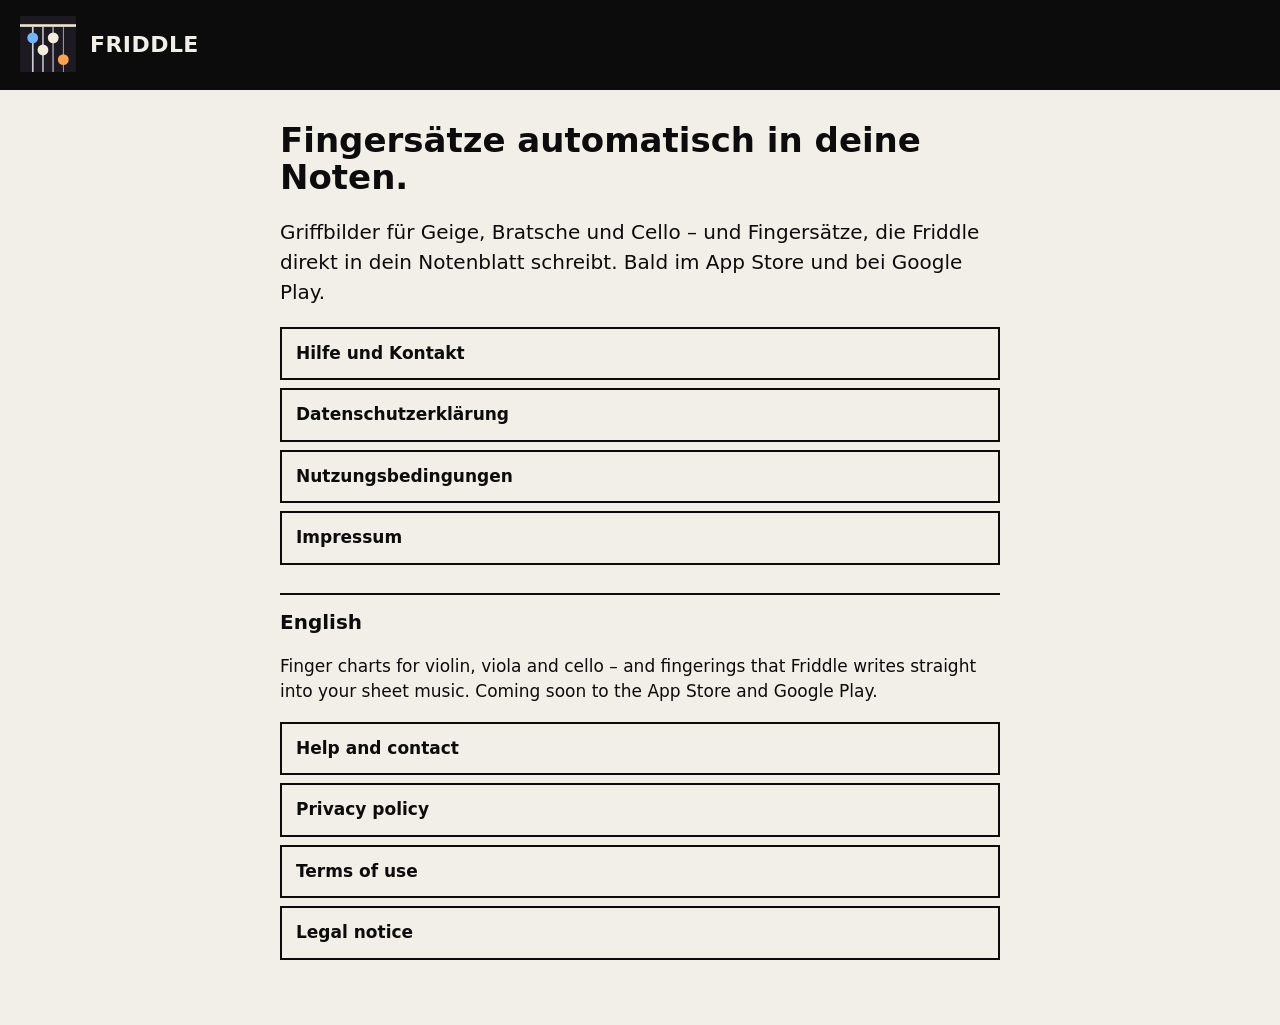
<file: index.html>
<!doctype html>
<html lang="de">
<head>
<meta charset="utf-8">
<meta name="viewport" content="width=device-width, initial-scale=1">
<title>Friddle – Fingersätze & Griffe</title>
<meta name="description" content="Griffbilder für Geige, Bratsche und Cello und automatische Fingersätze für Notenblätter.">
<link rel="stylesheet" href="legal/legal.css">
<style>
  .brand { display: flex; align-items: center; gap: 14px; }
  .lead { font-size: 20px; }
  .links { display: grid; gap: 8px; padding: 0; list-style: none; }
  .links a { display: block; padding: 12px 14px; border: 2px solid var(--ink); text-decoration: none; font-weight: 700; }
</style>
</head>
<body>
<header class="brand"><svg width="56" height="56" viewBox="0 0 30 30" aria-hidden="true"><rect width="30" height="30" fill="#1c1920"/><rect y="4.4" width="30" height="1.4" fill="#efe7d2"/><g fill="#cfccd6"><rect x="6.4" y="5.8" width="0.9" height="24.2"/><rect x="11.9" y="5.8" width="0.8" height="24.2"/><rect x="17.4" y="5.8" width="0.6" height="24.2"/><rect x="23" y="5.8" width="0.4" height="24.2"/></g><circle cx="6.8" cy="11.7" r="2.9" fill="#74b3ff"/><circle cx="12.3" cy="18.2" r="2.9" fill="#f4eedd"/><circle cx="17.8" cy="11.7" r="2.9" fill="#f4eedd"/><circle cx="23.2" cy="23.4" r="2.9" fill="#ffa052"/></svg><strong>FRIDDLE</strong></header>
<main>
<h1>Fingersätze automatisch in deine Noten.</h1>
<p class="lead">Griffbilder für Geige, Bratsche und Cello – und Fingersätze, die Friddle direkt in dein Notenblatt schreibt. Bald im App Store und bei Google Play.</p>
<ul class="links">
<li><a href="legal/help-de.html">Hilfe und Kontakt</a></li>
<li><a href="legal/privacy-de.html">Datenschutzerklärung</a></li>
<li><a href="legal/terms-de.html">Nutzungsbedingungen</a></li>
<li><a href="legal/imprint-de.html">Impressum</a></li>
</ul>
<h2>English</h2>
<p>Finger charts for violin, viola and cello – and fingerings that Friddle writes straight into your sheet music. Coming soon to the App Store and Google Play.</p>
<ul class="links">
<li><a href="legal/help-en.html">Help and contact</a></li>
<li><a href="legal/privacy-en.html">Privacy policy</a></li>
<li><a href="legal/terms-en.html">Terms of use</a></li>
<li><a href="legal/imprint-en.html">Legal notice</a></li>
</ul>
</main>
</body>
</html>
</file>
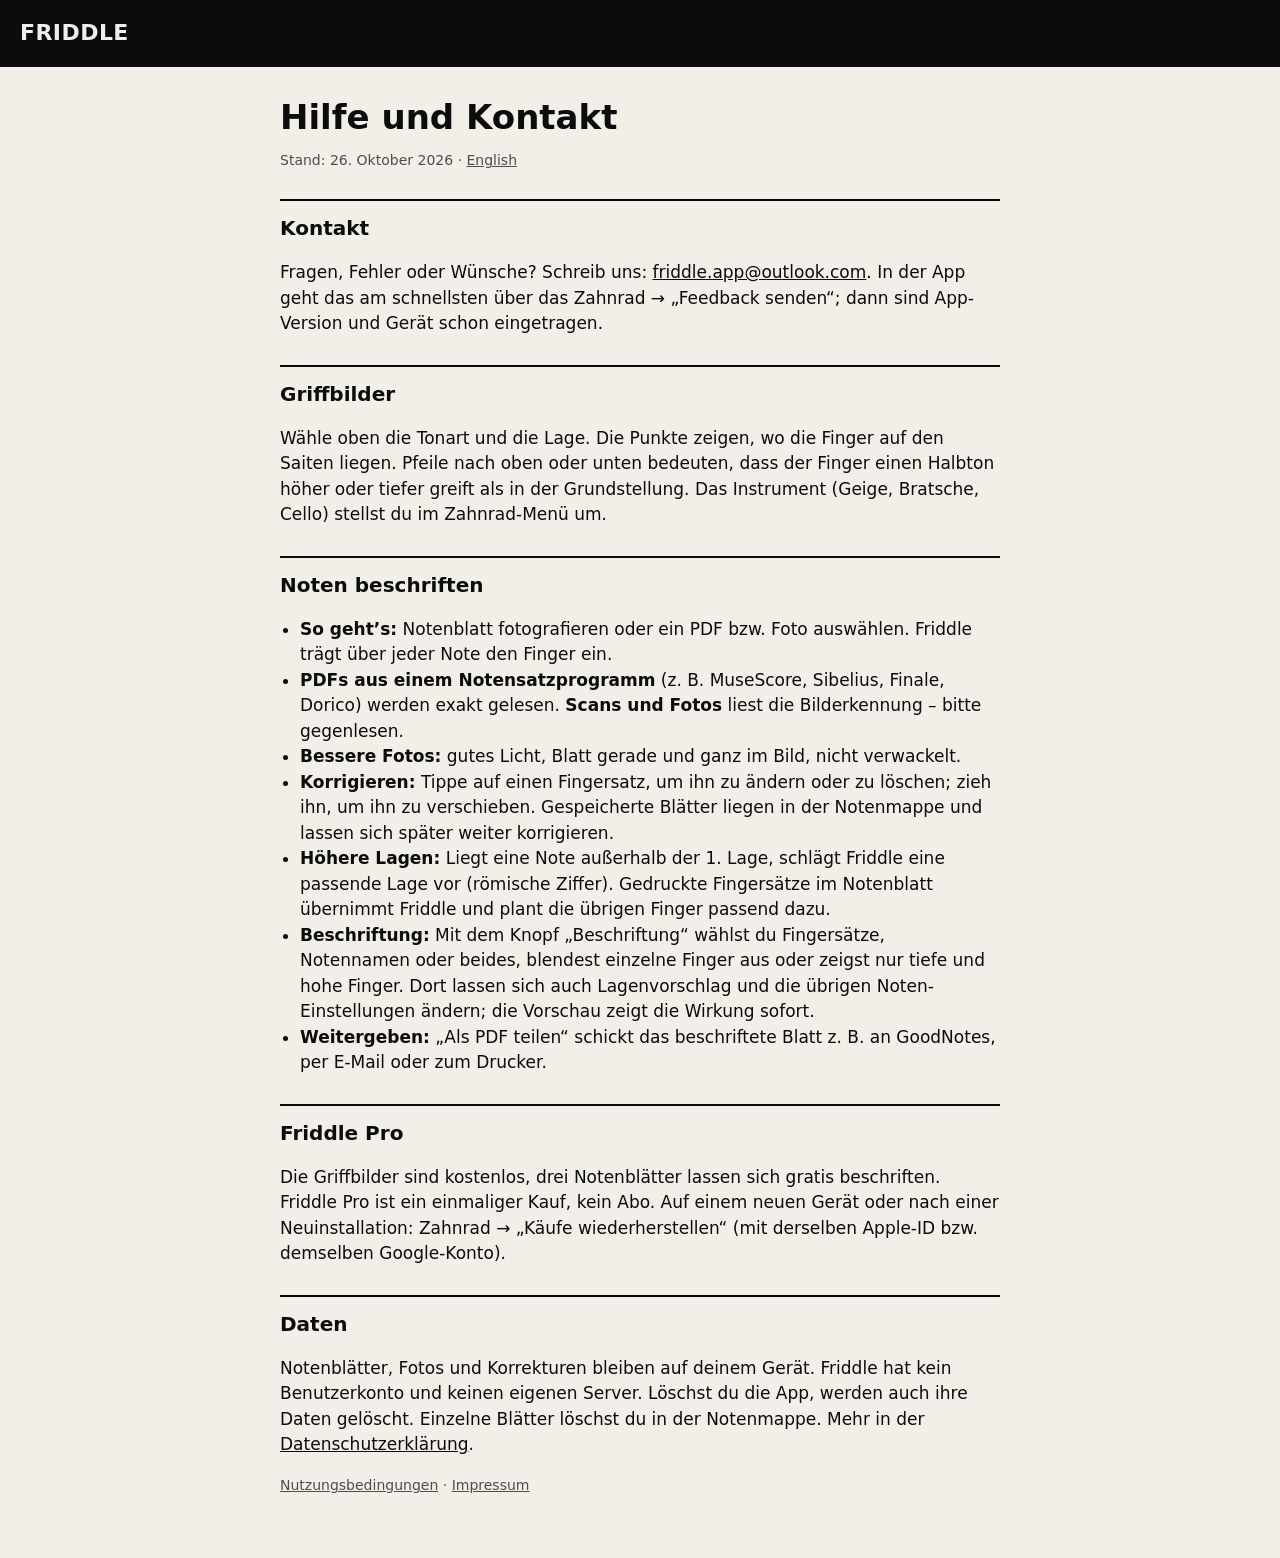
<file: legal/help-de.html>
<!doctype html>
<html lang="de">
<head>
<meta charset="utf-8">
<meta name="viewport" content="width=device-width, initial-scale=1">
<title>Friddle – Hilfe und Kontakt</title>
<link rel="stylesheet" href="legal.css">
</head>
<body>
<header><strong>FRIDDLE</strong></header>
<main>
<h1>Hilfe und Kontakt</h1>
<p class="meta">Stand: 26. Oktober 2026 · <a href="help-en.html">English</a></p>

<h2>Kontakt</h2>
<p>Fragen, Fehler oder Wünsche? Schreib uns: <a href="mailto:friddle.app@outlook.com">friddle.app@outlook.com</a>. In der App geht das am schnellsten über das Zahnrad → „Feedback senden“; dann sind App-Version und Gerät schon eingetragen.</p>

<h2>Griffbilder</h2>
<p>Wähle oben die Tonart und die Lage. Die Punkte zeigen, wo die Finger auf den Saiten liegen. Pfeile nach oben oder unten bedeuten, dass der Finger einen Halbton höher oder tiefer greift als in der Grundstellung. Das Instrument (Geige, Bratsche, Cello) stellst du im Zahnrad-Menü um.</p>

<h2>Noten beschriften</h2>
<ul>
<li><strong>So geht’s:</strong> Notenblatt fotografieren oder ein PDF bzw. Foto auswählen. Friddle trägt über jeder Note den Finger ein.</li>
<li><strong>PDFs aus einem Notensatzprogramm</strong> (z. B. MuseScore, Sibelius, Finale, Dorico) werden exakt gelesen. <strong>Scans und Fotos</strong> liest die Bilderkennung – bitte gegenlesen.</li>
<li><strong>Bessere Fotos:</strong> gutes Licht, Blatt gerade und ganz im Bild, nicht verwackelt.</li>
<li><strong>Korrigieren:</strong> Tippe auf einen Fingersatz, um ihn zu ändern oder zu löschen; zieh ihn, um ihn zu verschieben. Gespeicherte Blätter liegen in der Notenmappe und lassen sich später weiter korrigieren.</li>
<li><strong>Höhere Lagen:</strong> Liegt eine Note außerhalb der 1. Lage, schlägt Friddle eine passende Lage vor (römische Ziffer). Gedruckte Fingersätze im Notenblatt übernimmt Friddle und plant die übrigen Finger passend dazu.</li>
<li><strong>Beschriftung:</strong> Mit dem Knopf „Beschriftung“ wählst du Fingersätze, Notennamen oder beides, blendest einzelne Finger aus oder zeigst nur tiefe und hohe Finger. Dort lassen sich auch Lagenvorschlag und die übrigen Noten-Einstellungen ändern; die Vorschau zeigt die Wirkung sofort.</li>
<li><strong>Weitergeben:</strong> „Als PDF teilen“ schickt das beschriftete Blatt z. B. an GoodNotes, per E-Mail oder zum Drucker.</li>
</ul>

<h2>Friddle Pro</h2>
<p>Die Griffbilder sind kostenlos, drei Notenblätter lassen sich gratis beschriften. Friddle Pro ist ein einmaliger Kauf, kein Abo. Auf einem neuen Gerät oder nach einer Neuinstallation: Zahnrad → „Käufe wiederherstellen“ (mit derselben Apple-ID bzw. demselben Google-Konto).</p>

<h2>Daten</h2>
<p>Notenblätter, Fotos und Korrekturen bleiben auf deinem Gerät. Friddle hat kein Benutzerkonto und keinen eigenen Server. Löschst du die App, werden auch ihre Daten gelöscht. Einzelne Blätter löschst du in der Notenmappe. Mehr in der <a href="privacy-de.html">Datenschutzerklärung</a>.</p>

<p class="meta"><a href="terms-de.html">Nutzungsbedingungen</a> · <a href="imprint-de.html">Impressum</a></p>
</main>
</body>
</html>
</file>
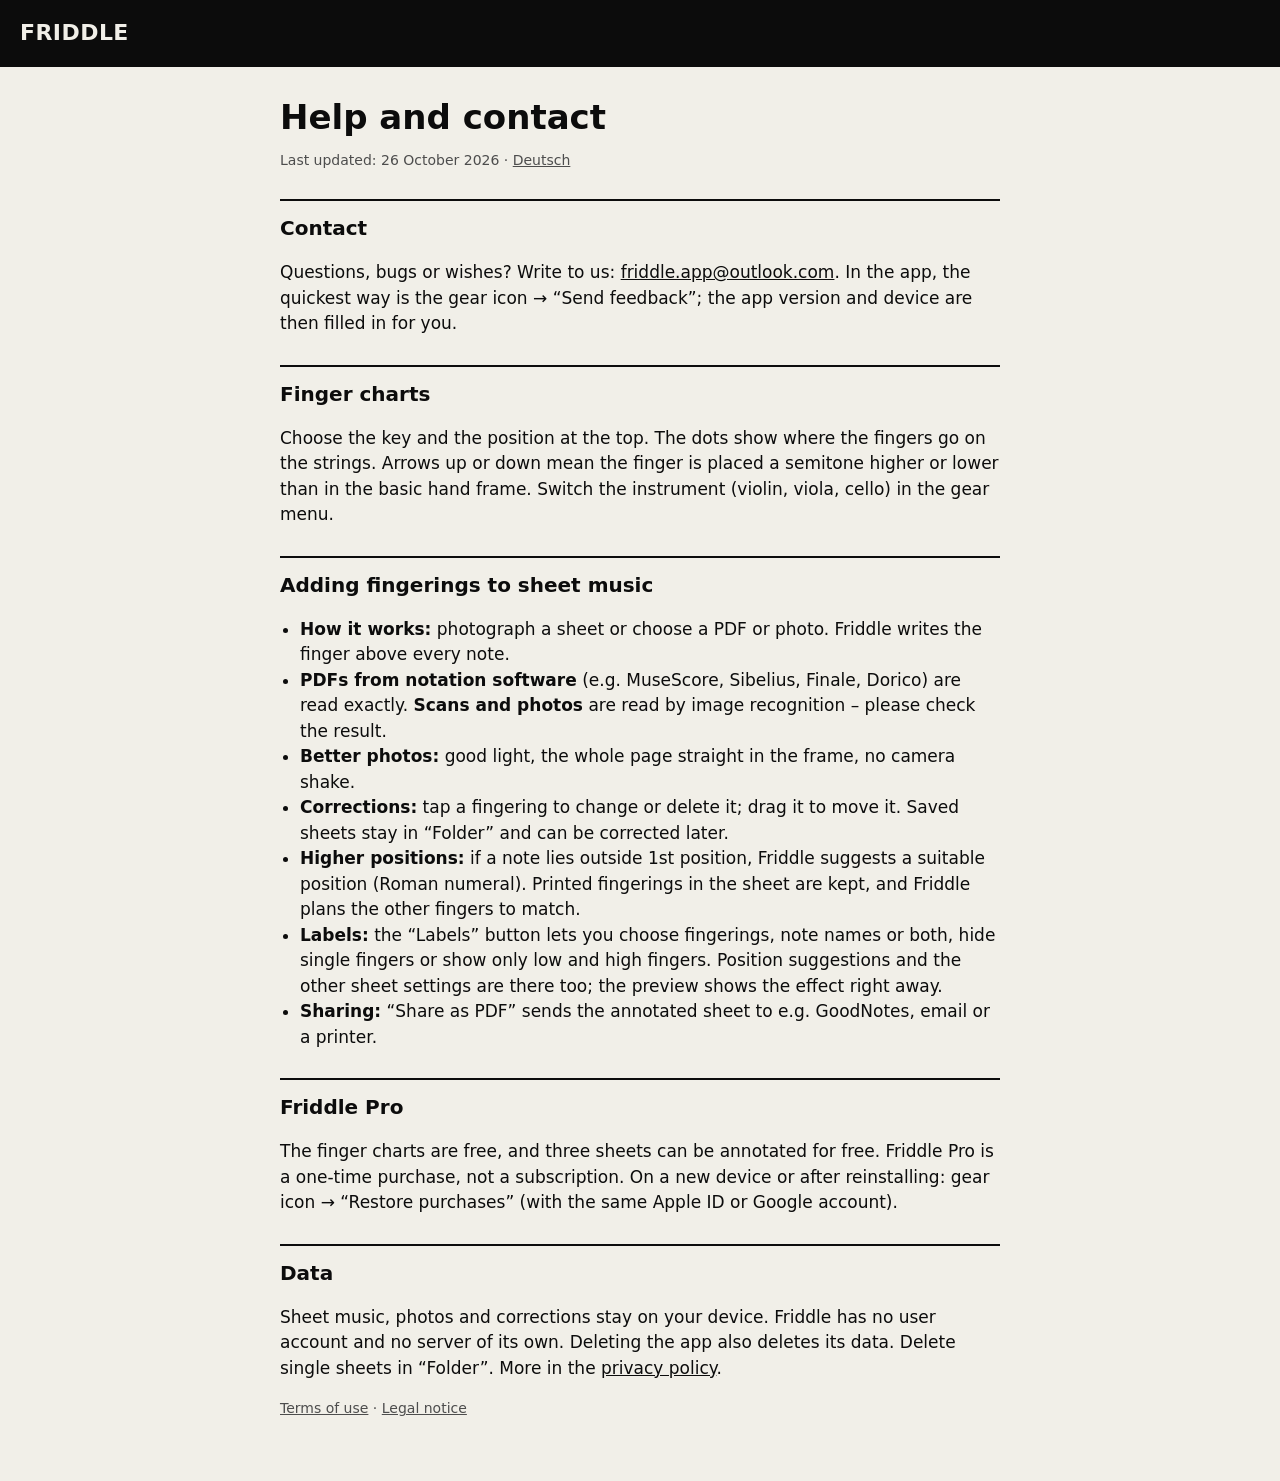
<file: legal/help-en.html>
<!doctype html>
<html lang="en">
<head>
<meta charset="utf-8">
<meta name="viewport" content="width=device-width, initial-scale=1">
<title>Friddle – Help and contact</title>
<link rel="stylesheet" href="legal.css">
</head>
<body>
<header><strong>FRIDDLE</strong></header>
<main>
<h1>Help and contact</h1>
<p class="meta">Last updated: 26 October 2026 · <a href="help-de.html">Deutsch</a></p>

<h2>Contact</h2>
<p>Questions, bugs or wishes? Write to us: <a href="mailto:friddle.app@outlook.com">friddle.app@outlook.com</a>. In the app, the quickest way is the gear icon → “Send feedback”; the app version and device are then filled in for you.</p>

<h2>Finger charts</h2>
<p>Choose the key and the position at the top. The dots show where the fingers go on the strings. Arrows up or down mean the finger is placed a semitone higher or lower than in the basic hand frame. Switch the instrument (violin, viola, cello) in the gear menu.</p>

<h2>Adding fingerings to sheet music</h2>
<ul>
<li><strong>How it works:</strong> photograph a sheet or choose a PDF or photo. Friddle writes the finger above every note.</li>
<li><strong>PDFs from notation software</strong> (e.g. MuseScore, Sibelius, Finale, Dorico) are read exactly. <strong>Scans and photos</strong> are read by image recognition – please check the result.</li>
<li><strong>Better photos:</strong> good light, the whole page straight in the frame, no camera shake.</li>
<li><strong>Corrections:</strong> tap a fingering to change or delete it; drag it to move it. Saved sheets stay in “Folder” and can be corrected later.</li>
<li><strong>Higher positions:</strong> if a note lies outside 1st position, Friddle suggests a suitable position (Roman numeral). Printed fingerings in the sheet are kept, and Friddle plans the other fingers to match.</li>
<li><strong>Labels:</strong> the “Labels” button lets you choose fingerings, note names or both, hide single fingers or show only low and high fingers. Position suggestions and the other sheet settings are there too; the preview shows the effect right away.</li>
<li><strong>Sharing:</strong> “Share as PDF” sends the annotated sheet to e.g. GoodNotes, email or a printer.</li>
</ul>

<h2>Friddle Pro</h2>
<p>The finger charts are free, and three sheets can be annotated for free. Friddle Pro is a one-time purchase, not a subscription. On a new device or after reinstalling: gear icon → “Restore purchases” (with the same Apple ID or Google account).</p>

<h2>Data</h2>
<p>Sheet music, photos and corrections stay on your device. Friddle has no user account and no server of its own. Deleting the app also deletes its data. Delete single sheets in “Folder”. More in the <a href="privacy-en.html">privacy policy</a>.</p>

<p class="meta"><a href="terms-en.html">Terms of use</a> · <a href="imprint-en.html">Legal notice</a></p>
</main>
</body>
</html>
</file>
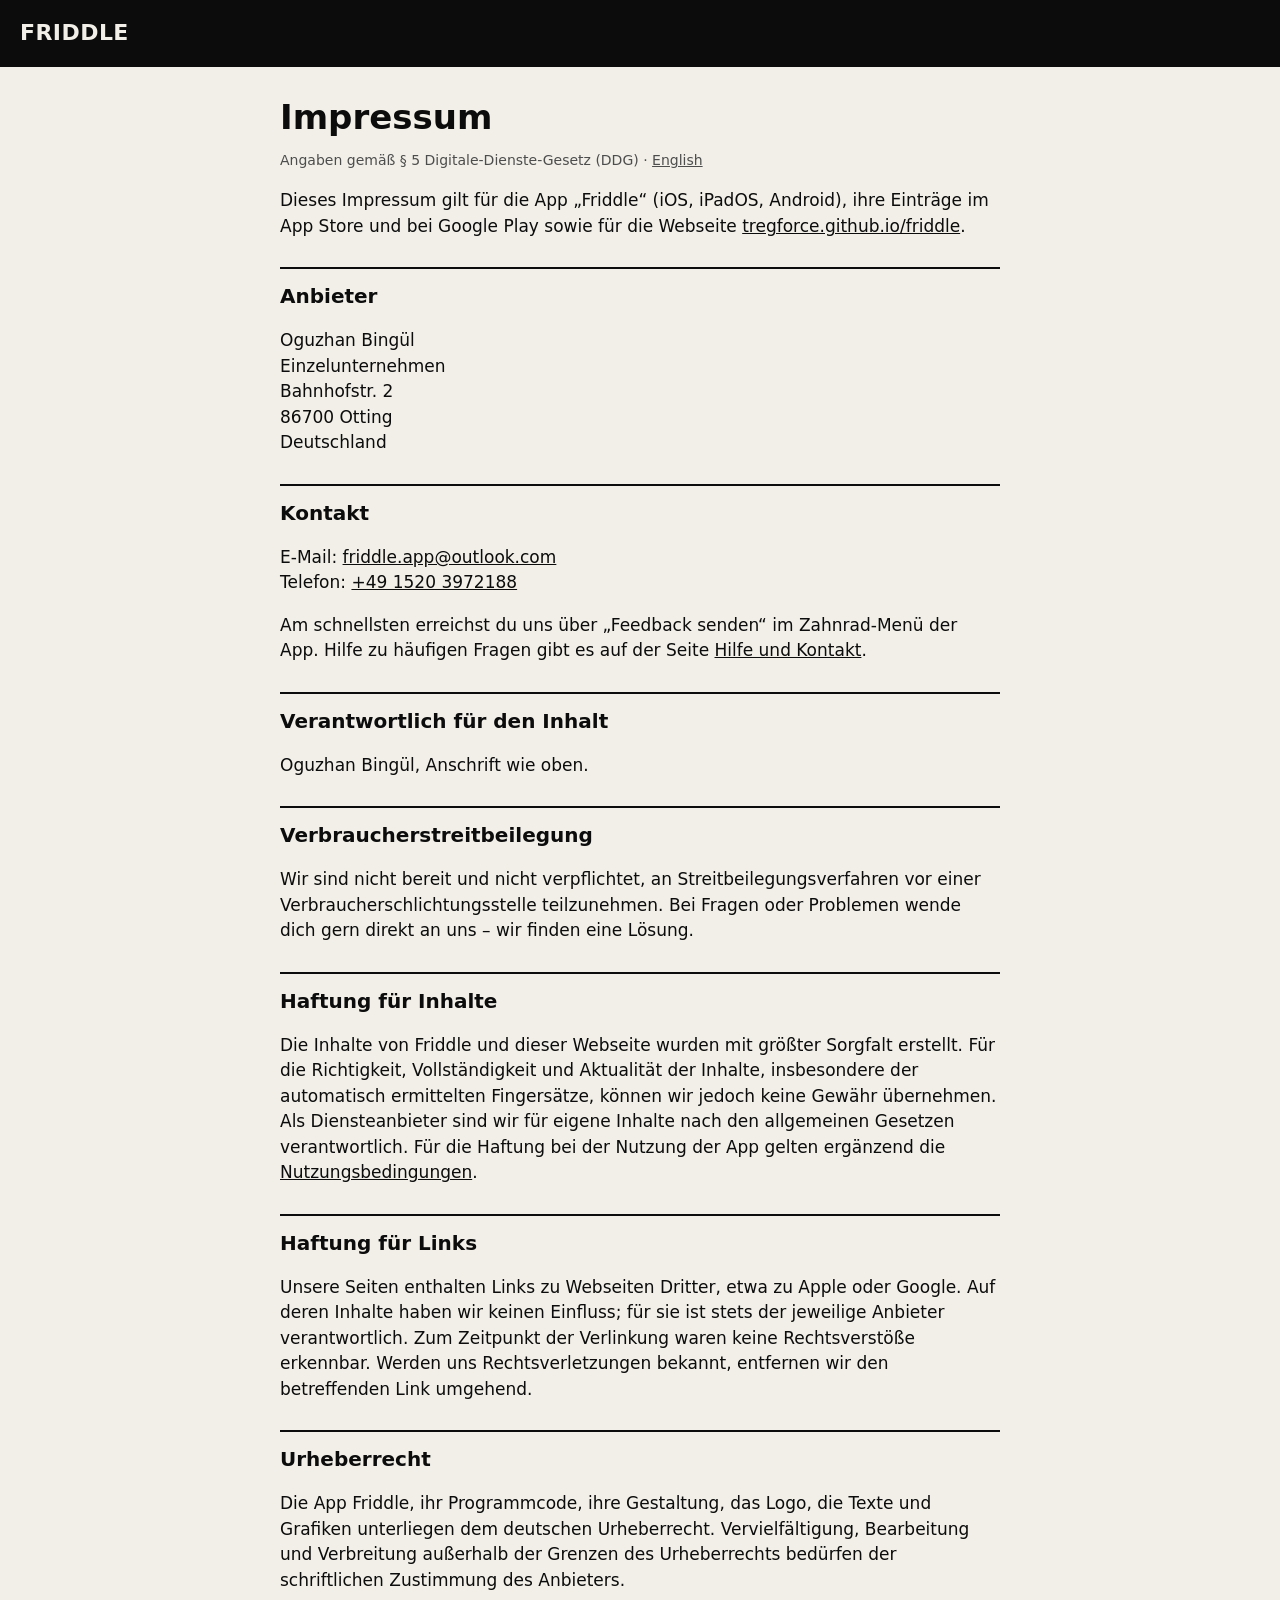
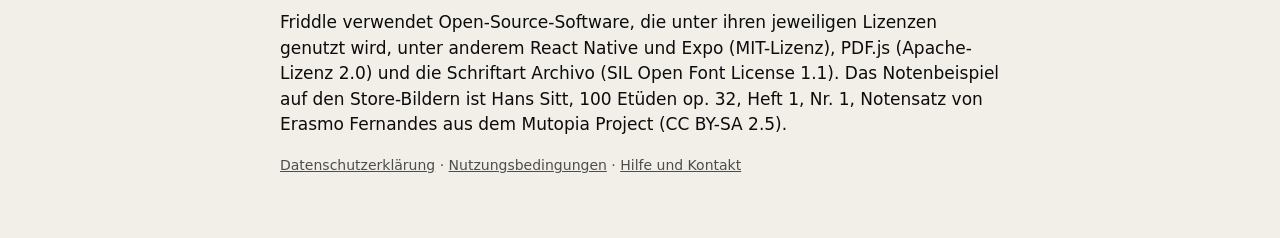
<file: legal/imprint-de.html>
<!doctype html>
<html lang="de">
<head>
<meta charset="utf-8">
<meta name="viewport" content="width=device-width, initial-scale=1">
<title>Friddle – Impressum</title>
<link rel="stylesheet" href="legal.css">
</head>
<body>
<header><strong>FRIDDLE</strong></header>
<main>
<h1>Impressum</h1>
<p class="meta">Angaben gemäß § 5 Digitale-Dienste-Gesetz (DDG) · <a href="imprint-en.html">English</a></p>
<p>Dieses Impressum gilt für die App „Friddle“ (iOS, iPadOS, Android), ihre Einträge im App Store und bei Google Play sowie für die Webseite <a href="https://tregforce.github.io/friddle/">tregforce.github.io/friddle</a>.</p>

<h2>Anbieter</h2>
<p>Oguzhan Bingül<br>Einzelunternehmen<br>Bahnhofstr. 2<br>86700 Otting<br>Deutschland</p>

<h2>Kontakt</h2>
<p>E-Mail: <a href="mailto:friddle.app@outlook.com">friddle.app@outlook.com</a><br>Telefon: <a href="tel:+4915203972188">+49 1520 3972188</a></p>
<p>Am schnellsten erreichst du uns über „Feedback senden“ im Zahnrad-Menü der App. Hilfe zu häufigen Fragen gibt es auf der Seite <a href="help-de.html">Hilfe und Kontakt</a>.</p>

<h2>Verantwortlich für den Inhalt</h2>
<p>Oguzhan Bingül, Anschrift wie oben.</p>

<h2>Verbraucherstreitbeilegung</h2>
<p>Wir sind nicht bereit und nicht verpflichtet, an Streitbeilegungsverfahren vor einer Verbraucherschlichtungsstelle teilzunehmen. Bei Fragen oder Problemen wende dich gern direkt an uns – wir finden eine Lösung.</p>

<h2>Haftung für Inhalte</h2>
<p>Die Inhalte von Friddle und dieser Webseite wurden mit größter Sorgfalt erstellt. Für die Richtigkeit, Vollständigkeit und Aktualität der Inhalte, insbesondere der automatisch ermittelten Fingersätze, können wir jedoch keine Gewähr übernehmen. Als Diensteanbieter sind wir für eigene Inhalte nach den allgemeinen Gesetzen verantwortlich. Für die Haftung bei der Nutzung der App gelten ergänzend die <a href="terms-de.html">Nutzungsbedingungen</a>.</p>

<h2>Haftung für Links</h2>
<p>Unsere Seiten enthalten Links zu Webseiten Dritter, etwa zu Apple oder Google. Auf deren Inhalte haben wir keinen Einfluss; für sie ist stets der jeweilige Anbieter verantwortlich. Zum Zeitpunkt der Verlinkung waren keine Rechtsverstöße erkennbar. Werden uns Rechtsverletzungen bekannt, entfernen wir den betreffenden Link umgehend.</p>

<h2>Urheberrecht</h2>
<p>Die App Friddle, ihr Programmcode, ihre Gestaltung, das Logo, die Texte und Grafiken unterliegen dem deutschen Urheberrecht. Vervielfältigung, Bearbeitung und Verbreitung außerhalb der Grenzen des Urheberrechts bedürfen der schriftlichen Zustimmung des Anbieters.</p>
<p>Friddle verwendet Open-Source-Software, die unter ihren jeweiligen Lizenzen genutzt wird, unter anderem React Native und Expo (MIT-Lizenz), PDF.js (Apache-Lizenz 2.0) und die Schriftart Archivo (SIL Open Font License 1.1). Das Notenbeispiel auf den Store-Bildern ist Hans Sitt, 100 Etüden op. 32, Heft 1, Nr. 1, Notensatz von Erasmo Fernandes aus dem Mutopia Project (CC BY-SA 2.5).</p>

<p class="meta"><a href="privacy-de.html">Datenschutzerklärung</a> · <a href="terms-de.html">Nutzungsbedingungen</a> · <a href="help-de.html">Hilfe und Kontakt</a></p>
</main>
</body>
</html>
</file>
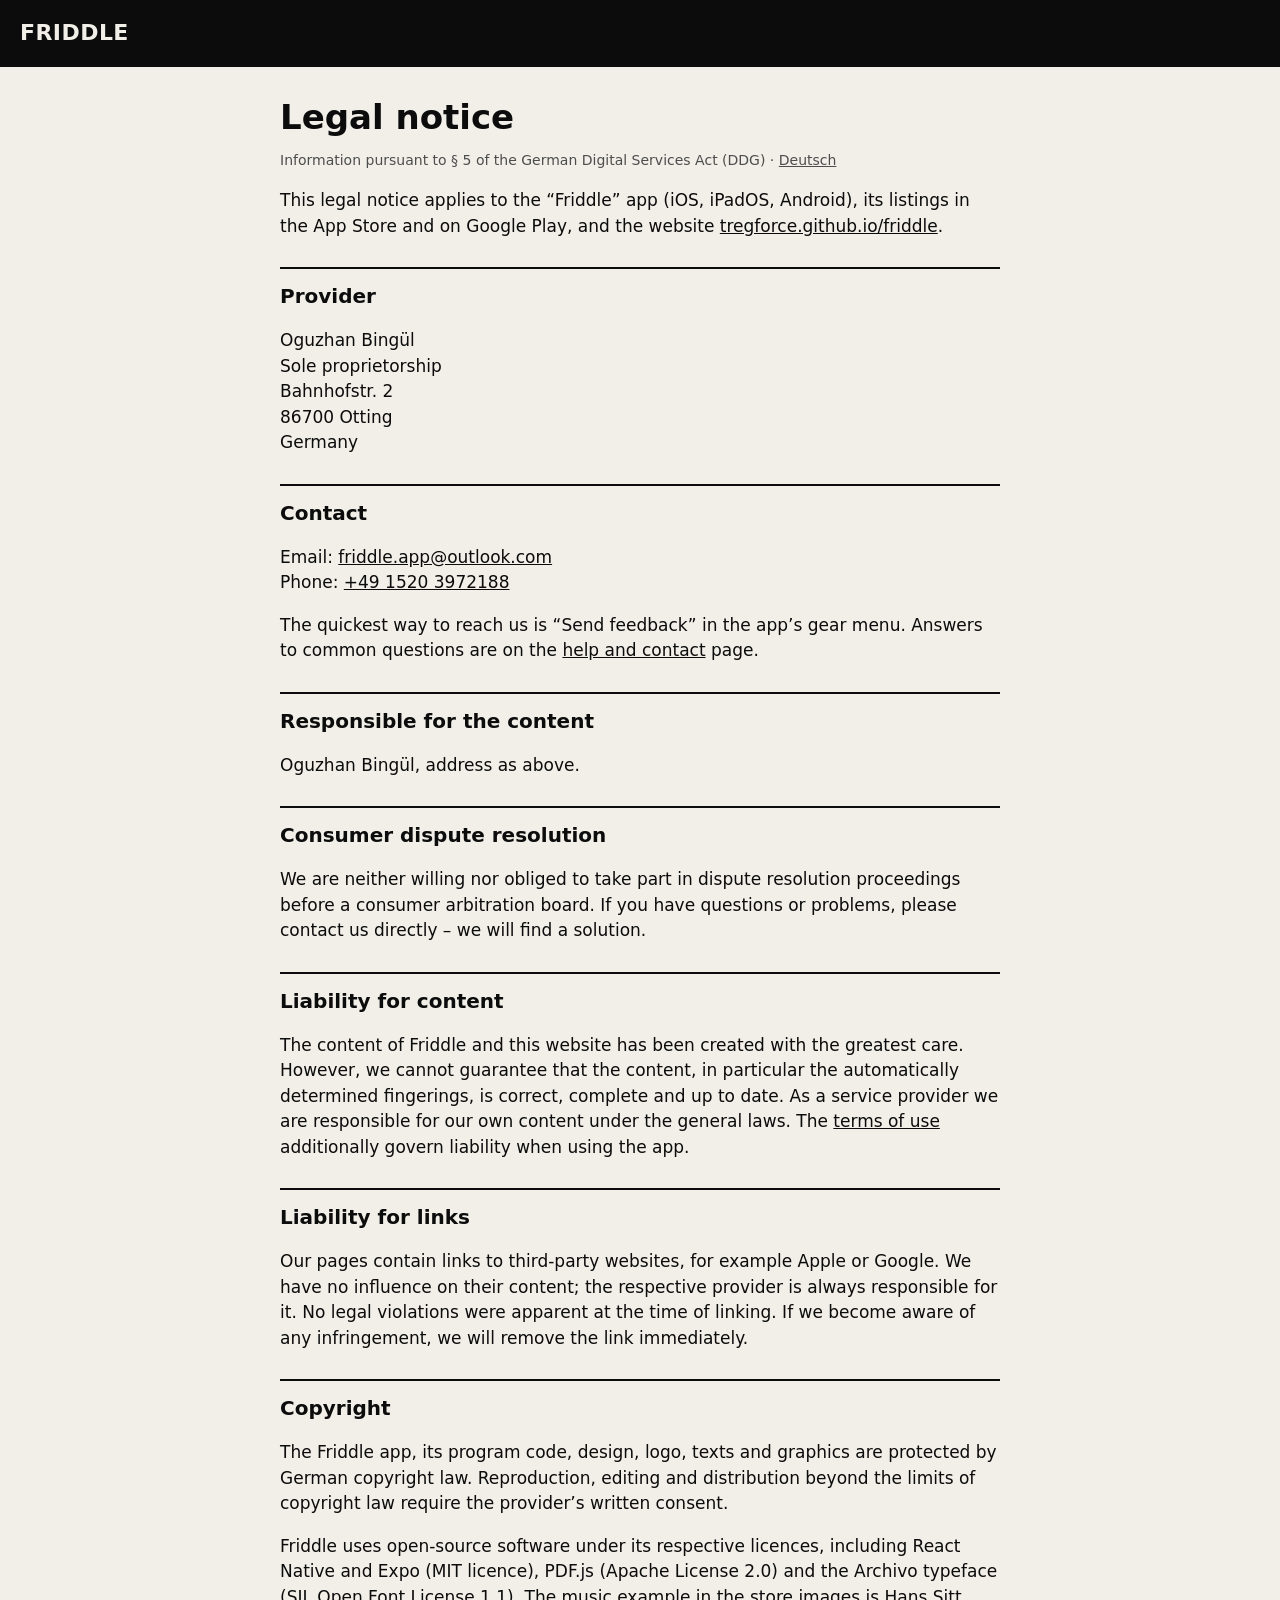
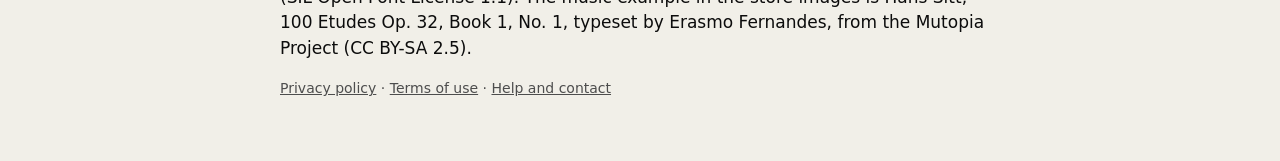
<file: legal/imprint-en.html>
<!doctype html>
<html lang="en">
<head>
<meta charset="utf-8">
<meta name="viewport" content="width=device-width, initial-scale=1">
<title>Friddle – Legal notice</title>
<link rel="stylesheet" href="legal.css">
</head>
<body>
<header><strong>FRIDDLE</strong></header>
<main>
<h1>Legal notice</h1>
<p class="meta">Information pursuant to § 5 of the German Digital Services Act (DDG) · <a href="imprint-de.html">Deutsch</a></p>
<p>This legal notice applies to the “Friddle” app (iOS, iPadOS, Android), its listings in the App Store and on Google Play, and the website <a href="https://tregforce.github.io/friddle/">tregforce.github.io/friddle</a>.</p>

<h2>Provider</h2>
<p>Oguzhan Bingül<br>Sole proprietorship<br>Bahnhofstr. 2<br>86700 Otting<br>Germany</p>

<h2>Contact</h2>
<p>Email: <a href="mailto:friddle.app@outlook.com">friddle.app@outlook.com</a><br>Phone: <a href="tel:+4915203972188">+49 1520 3972188</a></p>
<p>The quickest way to reach us is “Send feedback” in the app’s gear menu. Answers to common questions are on the <a href="help-en.html">help and contact</a> page.</p>

<h2>Responsible for the content</h2>
<p>Oguzhan Bingül, address as above.</p>

<h2>Consumer dispute resolution</h2>
<p>We are neither willing nor obliged to take part in dispute resolution proceedings before a consumer arbitration board. If you have questions or problems, please contact us directly – we will find a solution.</p>

<h2>Liability for content</h2>
<p>The content of Friddle and this website has been created with the greatest care. However, we cannot guarantee that the content, in particular the automatically determined fingerings, is correct, complete and up to date. As a service provider we are responsible for our own content under the general laws. The <a href="terms-en.html">terms of use</a> additionally govern liability when using the app.</p>

<h2>Liability for links</h2>
<p>Our pages contain links to third-party websites, for example Apple or Google. We have no influence on their content; the respective provider is always responsible for it. No legal violations were apparent at the time of linking. If we become aware of any infringement, we will remove the link immediately.</p>

<h2>Copyright</h2>
<p>The Friddle app, its program code, design, logo, texts and graphics are protected by German copyright law. Reproduction, editing and distribution beyond the limits of copyright law require the provider’s written consent.</p>
<p>Friddle uses open-source software under its respective licences, including React Native and Expo (MIT licence), PDF.js (Apache License 2.0) and the Archivo typeface (SIL Open Font License 1.1). The music example in the store images is Hans Sitt, 100 Etudes Op. 32, Book 1, No. 1, typeset by Erasmo Fernandes, from the Mutopia Project (CC BY-SA 2.5).</p>

<p class="meta"><a href="privacy-en.html">Privacy policy</a> · <a href="terms-en.html">Terms of use</a> · <a href="help-en.html">Help and contact</a></p>
</main>
</body>
</html>
</file>
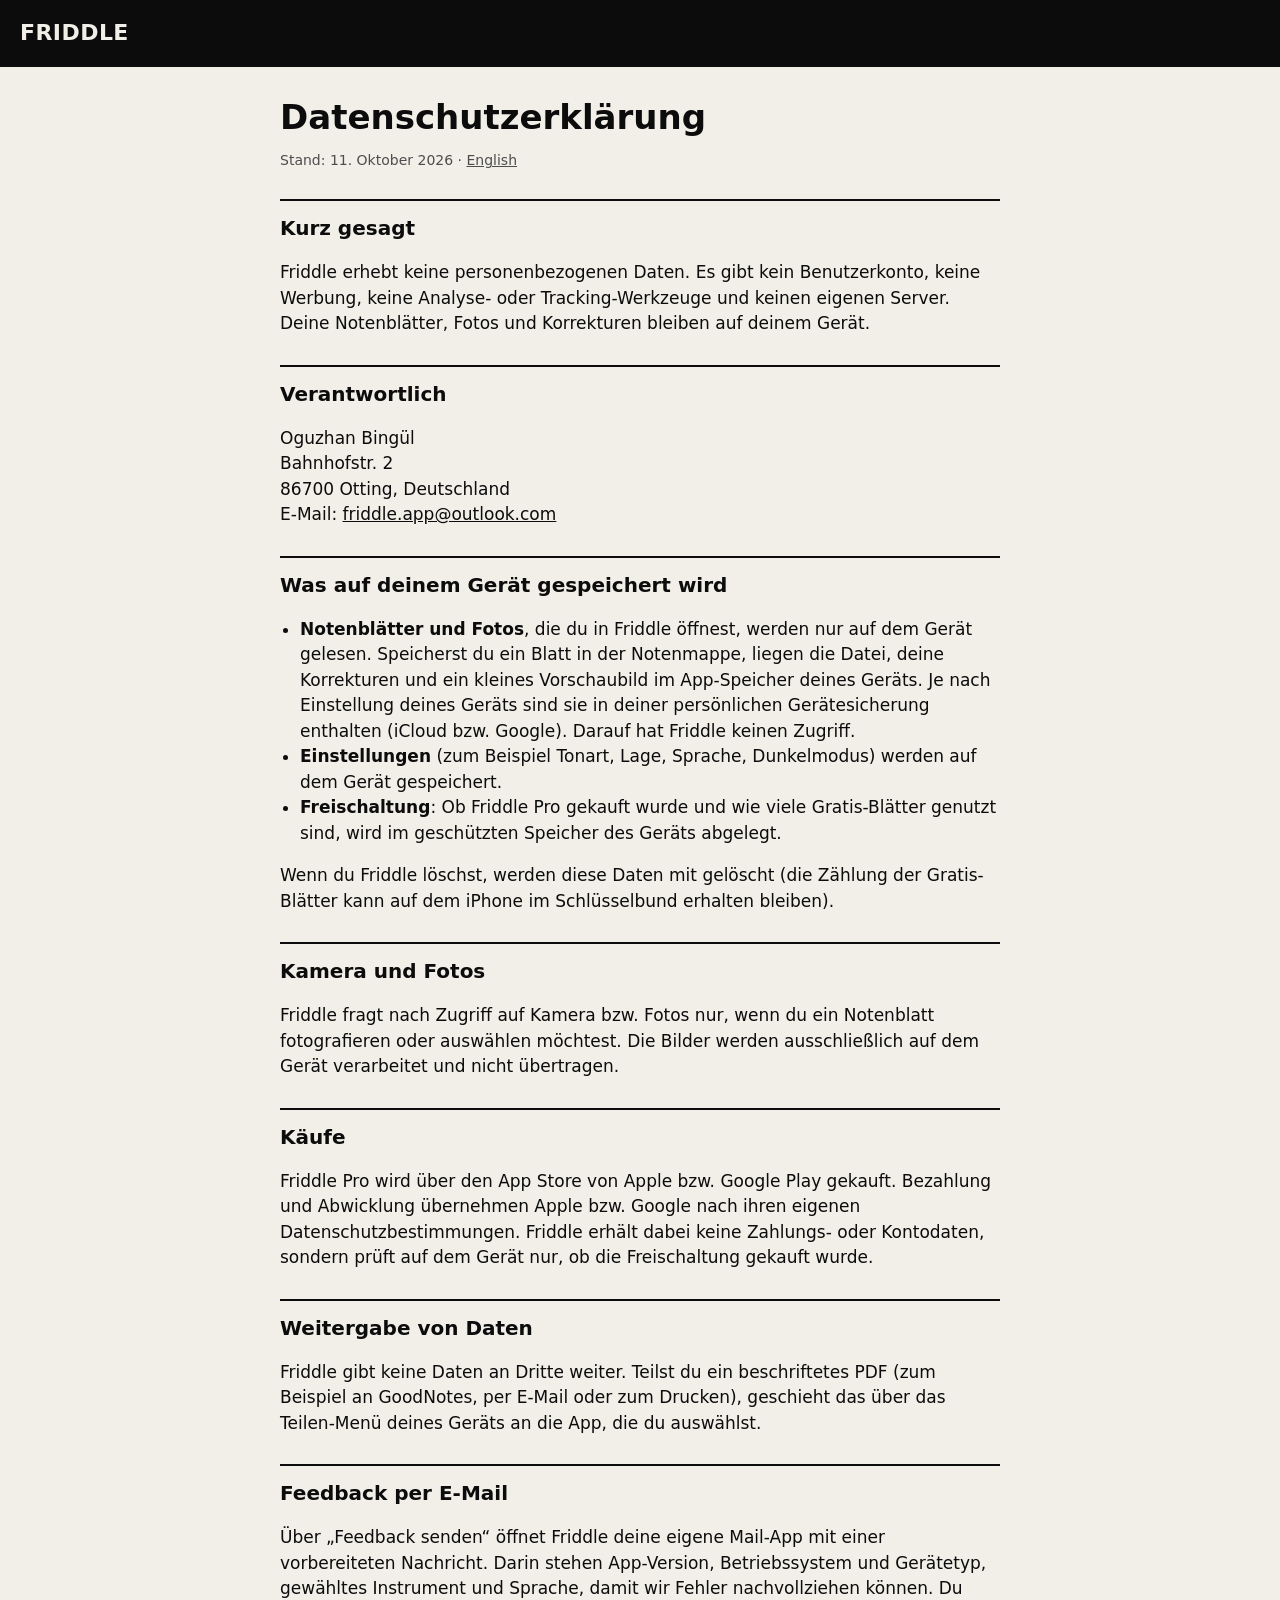
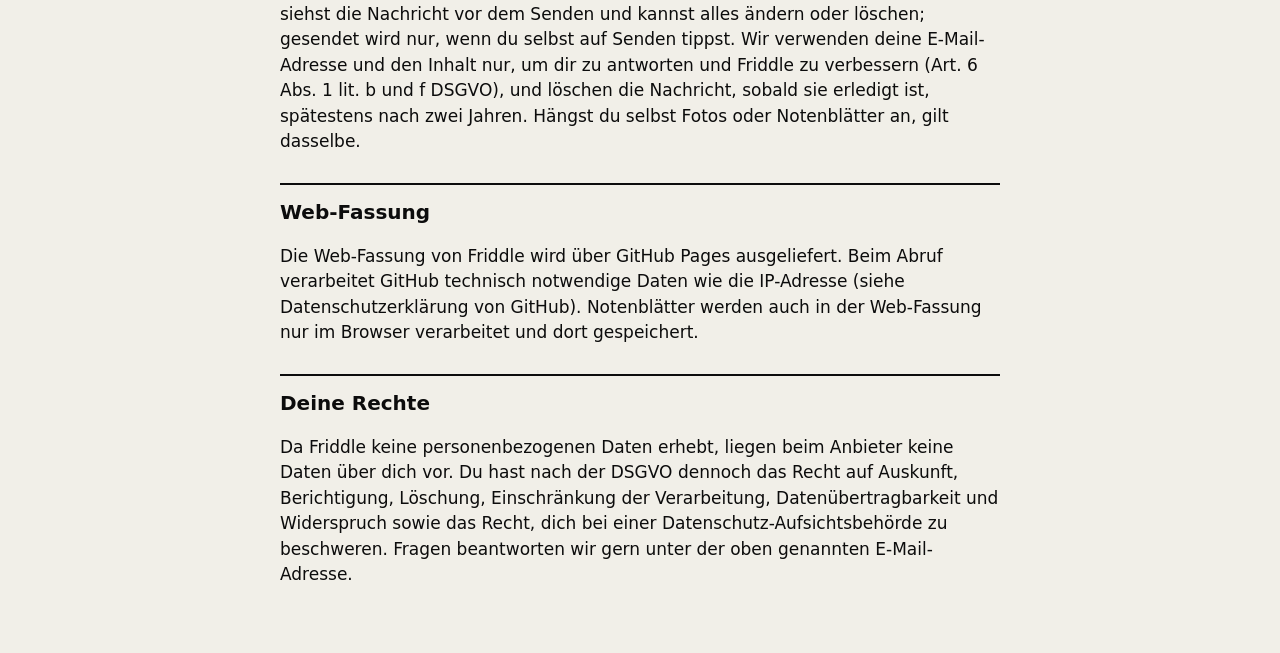
<file: legal/privacy-de.html>
<!doctype html>
<html lang="de">
<head>
<meta charset="utf-8">
<meta name="viewport" content="width=device-width, initial-scale=1">
<title>Friddle – Datenschutzerklärung</title>
<link rel="stylesheet" href="legal.css">
</head>
<body>
<header><strong>FRIDDLE</strong></header>
<main>
<h1>Datenschutzerklärung</h1>
<p class="meta">Stand: 11. Oktober 2026 · <a href="privacy-en.html">English</a></p>

<h2>Kurz gesagt</h2>
<p>Friddle erhebt keine personenbezogenen Daten. Es gibt kein Benutzerkonto, keine Werbung, keine Analyse- oder Tracking-Werkzeuge und keinen eigenen Server. Deine Notenblätter, Fotos und Korrekturen bleiben auf deinem Gerät.</p>

<h2>Verantwortlich</h2>
<p>Oguzhan Bingül<br>Bahnhofstr. 2<br>86700 Otting, Deutschland<br>E-Mail: <a href="mailto:friddle.app@outlook.com">friddle.app@outlook.com</a></p>

<h2>Was auf deinem Gerät gespeichert wird</h2>
<ul>
<li><strong>Notenblätter und Fotos</strong>, die du in Friddle öffnest, werden nur auf dem Gerät gelesen. Speicherst du ein Blatt in der Notenmappe, liegen die Datei, deine Korrekturen und ein kleines Vorschaubild im App-Speicher deines Geräts. Je nach Einstellung deines Geräts sind sie in deiner persönlichen Gerätesicherung enthalten (iCloud bzw. Google). Darauf hat Friddle keinen Zugriff.</li>
<li><strong>Einstellungen</strong> (zum Beispiel Tonart, Lage, Sprache, Dunkelmodus) werden auf dem Gerät gespeichert.</li>
<li><strong>Freischaltung</strong>: Ob Friddle Pro gekauft wurde und wie viele Gratis-Blätter genutzt sind, wird im geschützten Speicher des Geräts abgelegt.</li>
</ul>
<p>Wenn du Friddle löschst, werden diese Daten mit gelöscht (die Zählung der Gratis-Blätter kann auf dem iPhone im Schlüsselbund erhalten bleiben).</p>

<h2>Kamera und Fotos</h2>
<p>Friddle fragt nach Zugriff auf Kamera bzw. Fotos nur, wenn du ein Notenblatt fotografieren oder auswählen möchtest. Die Bilder werden ausschließlich auf dem Gerät verarbeitet und nicht übertragen.</p>

<h2>Käufe</h2>
<p>Friddle Pro wird über den App Store von Apple bzw. Google Play gekauft. Bezahlung und Abwicklung übernehmen Apple bzw. Google nach ihren eigenen Datenschutzbestimmungen. Friddle erhält dabei keine Zahlungs- oder Kontodaten, sondern prüft auf dem Gerät nur, ob die Freischaltung gekauft wurde.</p>

<h2>Weitergabe von Daten</h2>
<p>Friddle gibt keine Daten an Dritte weiter. Teilst du ein beschriftetes PDF (zum Beispiel an GoodNotes, per E-Mail oder zum Drucken), geschieht das über das Teilen-Menü deines Geräts an die App, die du auswählst.</p>

<h2>Feedback per E-Mail</h2>
<p>Über „Feedback senden“ öffnet Friddle deine eigene Mail-App mit einer vorbereiteten Nachricht. Darin stehen App-Version, Betriebssystem und Gerätetyp, gewähltes Instrument und Sprache, damit wir Fehler nachvollziehen können. Du siehst die Nachricht vor dem Senden und kannst alles ändern oder löschen; gesendet wird nur, wenn du selbst auf Senden tippst. Wir verwenden deine E-Mail-Adresse und den Inhalt nur, um dir zu antworten und Friddle zu verbessern (Art. 6 Abs. 1 lit. b und f DSGVO), und löschen die Nachricht, sobald sie erledigt ist, spätestens nach zwei Jahren. Hängst du selbst Fotos oder Notenblätter an, gilt dasselbe.</p>

<h2>Web-Fassung</h2>
<p>Die Web-Fassung von Friddle wird über GitHub Pages ausgeliefert. Beim Abruf verarbeitet GitHub technisch notwendige Daten wie die IP-Adresse (siehe Datenschutzerklärung von GitHub). Notenblätter werden auch in der Web-Fassung nur im Browser verarbeitet und dort gespeichert.</p>

<h2>Deine Rechte</h2>
<p>Da Friddle keine personenbezogenen Daten erhebt, liegen beim Anbieter keine Daten über dich vor. Du hast nach der DSGVO dennoch das Recht auf Auskunft, Berichtigung, Löschung, Einschränkung der Verarbeitung, Datenübertragbarkeit und Widerspruch sowie das Recht, dich bei einer Datenschutz-Aufsichtsbehörde zu beschweren. Fragen beantworten wir gern unter der oben genannten E-Mail-Adresse.</p>
</main>
</body>
</html>
</file>
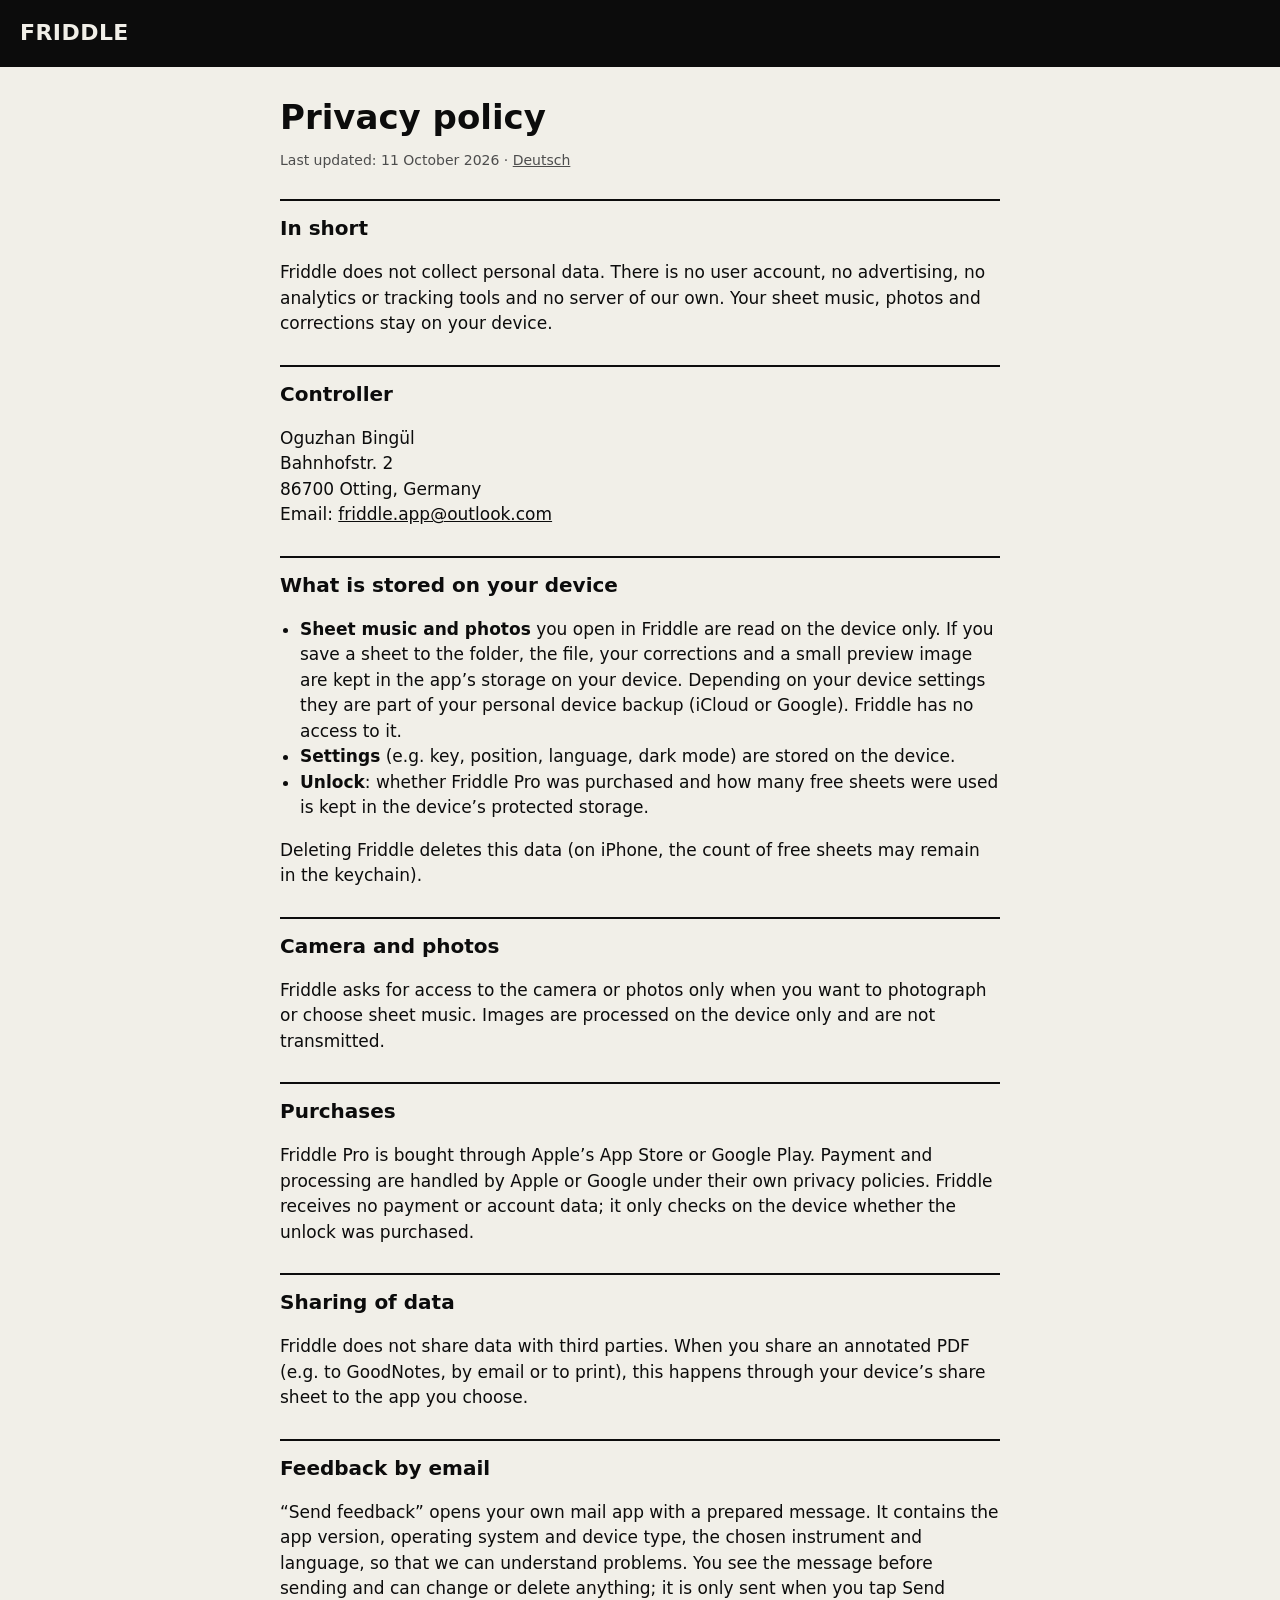
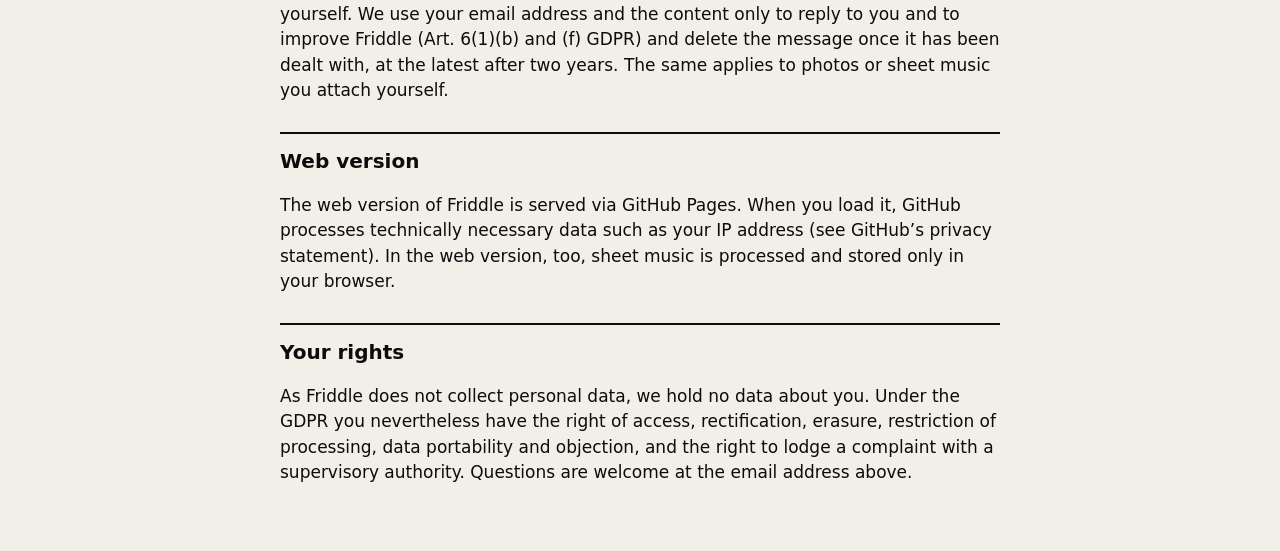
<file: legal/privacy-en.html>
<!doctype html>
<html lang="en">
<head>
<meta charset="utf-8">
<meta name="viewport" content="width=device-width, initial-scale=1">
<title>Friddle – Privacy policy</title>
<link rel="stylesheet" href="legal.css">
</head>
<body>
<header><strong>FRIDDLE</strong></header>
<main>
<h1>Privacy policy</h1>
<p class="meta">Last updated: 11 October 2026 · <a href="privacy-de.html">Deutsch</a></p>

<h2>In short</h2>
<p>Friddle does not collect personal data. There is no user account, no advertising, no analytics or tracking tools and no server of our own. Your sheet music, photos and corrections stay on your device.</p>

<h2>Controller</h2>
<p>Oguzhan Bingül<br>Bahnhofstr. 2<br>86700 Otting, Germany<br>Email: <a href="mailto:friddle.app@outlook.com">friddle.app@outlook.com</a></p>

<h2>What is stored on your device</h2>
<ul>
<li><strong>Sheet music and photos</strong> you open in Friddle are read on the device only. If you save a sheet to the folder, the file, your corrections and a small preview image are kept in the app’s storage on your device. Depending on your device settings they are part of your personal device backup (iCloud or Google). Friddle has no access to it.</li>
<li><strong>Settings</strong> (e.g. key, position, language, dark mode) are stored on the device.</li>
<li><strong>Unlock</strong>: whether Friddle Pro was purchased and how many free sheets were used is kept in the device’s protected storage.</li>
</ul>
<p>Deleting Friddle deletes this data (on iPhone, the count of free sheets may remain in the keychain).</p>

<h2>Camera and photos</h2>
<p>Friddle asks for access to the camera or photos only when you want to photograph or choose sheet music. Images are processed on the device only and are not transmitted.</p>

<h2>Purchases</h2>
<p>Friddle Pro is bought through Apple’s App Store or Google Play. Payment and processing are handled by Apple or Google under their own privacy policies. Friddle receives no payment or account data; it only checks on the device whether the unlock was purchased.</p>

<h2>Sharing of data</h2>
<p>Friddle does not share data with third parties. When you share an annotated PDF (e.g. to GoodNotes, by email or to print), this happens through your device’s share sheet to the app you choose.</p>

<h2>Feedback by email</h2>
<p>“Send feedback” opens your own mail app with a prepared message. It contains the app version, operating system and device type, the chosen instrument and language, so that we can understand problems. You see the message before sending and can change or delete anything; it is only sent when you tap Send yourself. We use your email address and the content only to reply to you and to improve Friddle (Art. 6(1)(b) and (f) GDPR) and delete the message once it has been dealt with, at the latest after two years. The same applies to photos or sheet music you attach yourself.</p>

<h2>Web version</h2>
<p>The web version of Friddle is served via GitHub Pages. When you load it, GitHub processes technically necessary data such as your IP address (see GitHub’s privacy statement). In the web version, too, sheet music is processed and stored only in your browser.</p>

<h2>Your rights</h2>
<p>As Friddle does not collect personal data, we hold no data about you. Under the GDPR you nevertheless have the right of access, rectification, erasure, restriction of processing, data portability and objection, and the right to lodge a complaint with a supervisory authority. Questions are welcome at the email address above.</p>
</main>
</body>
</html>
</file>
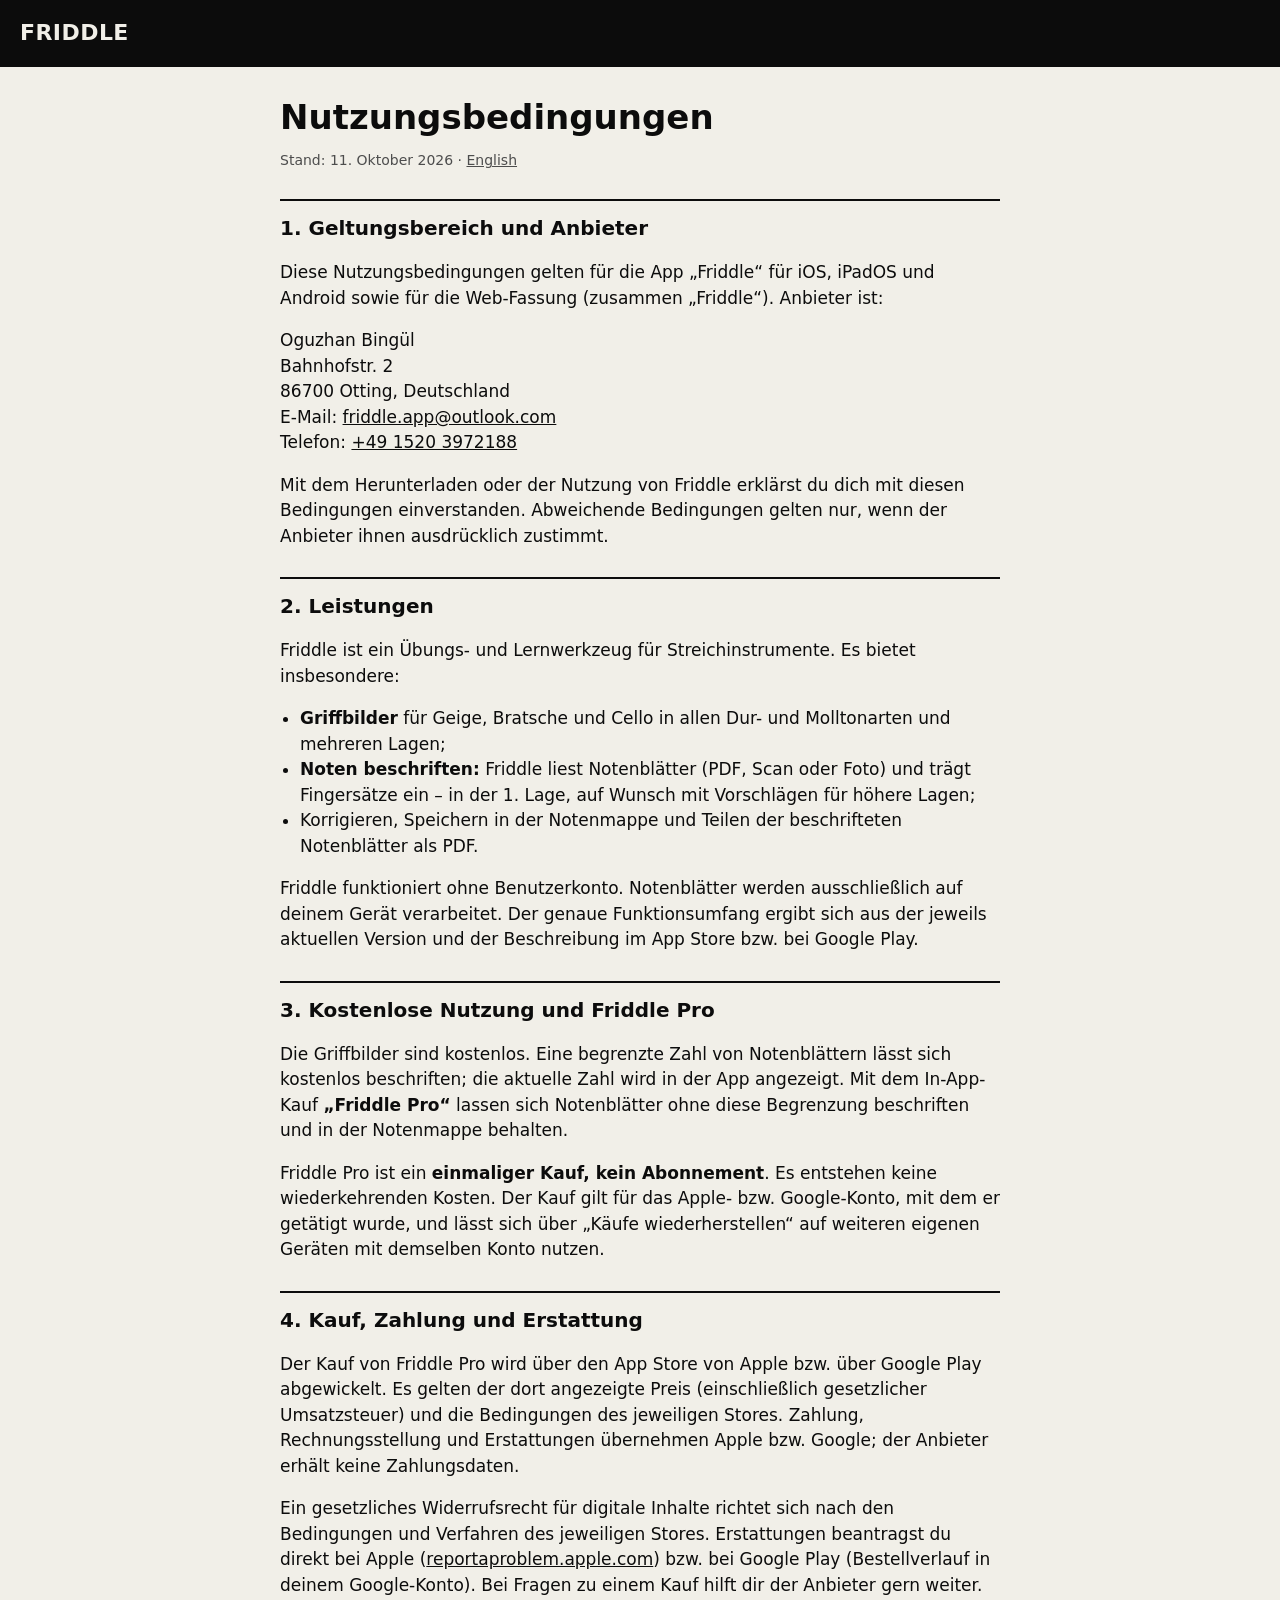
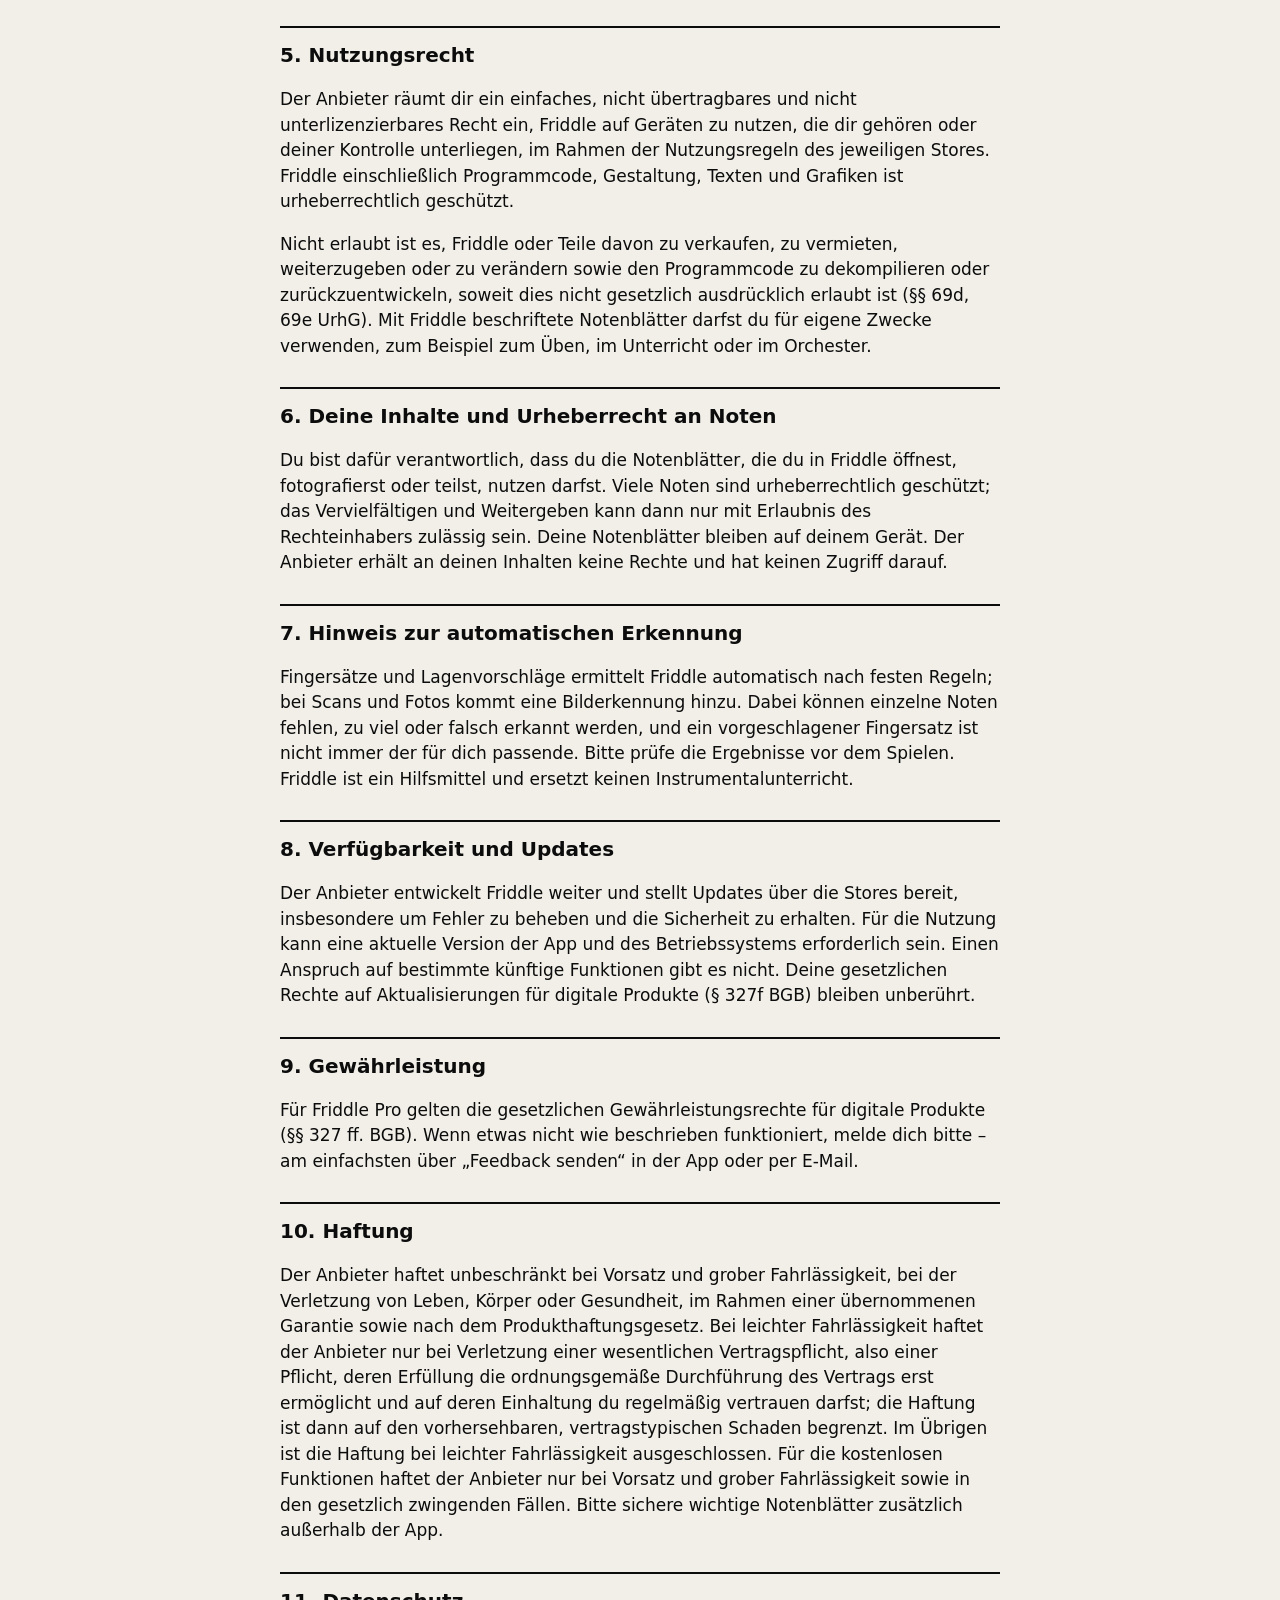
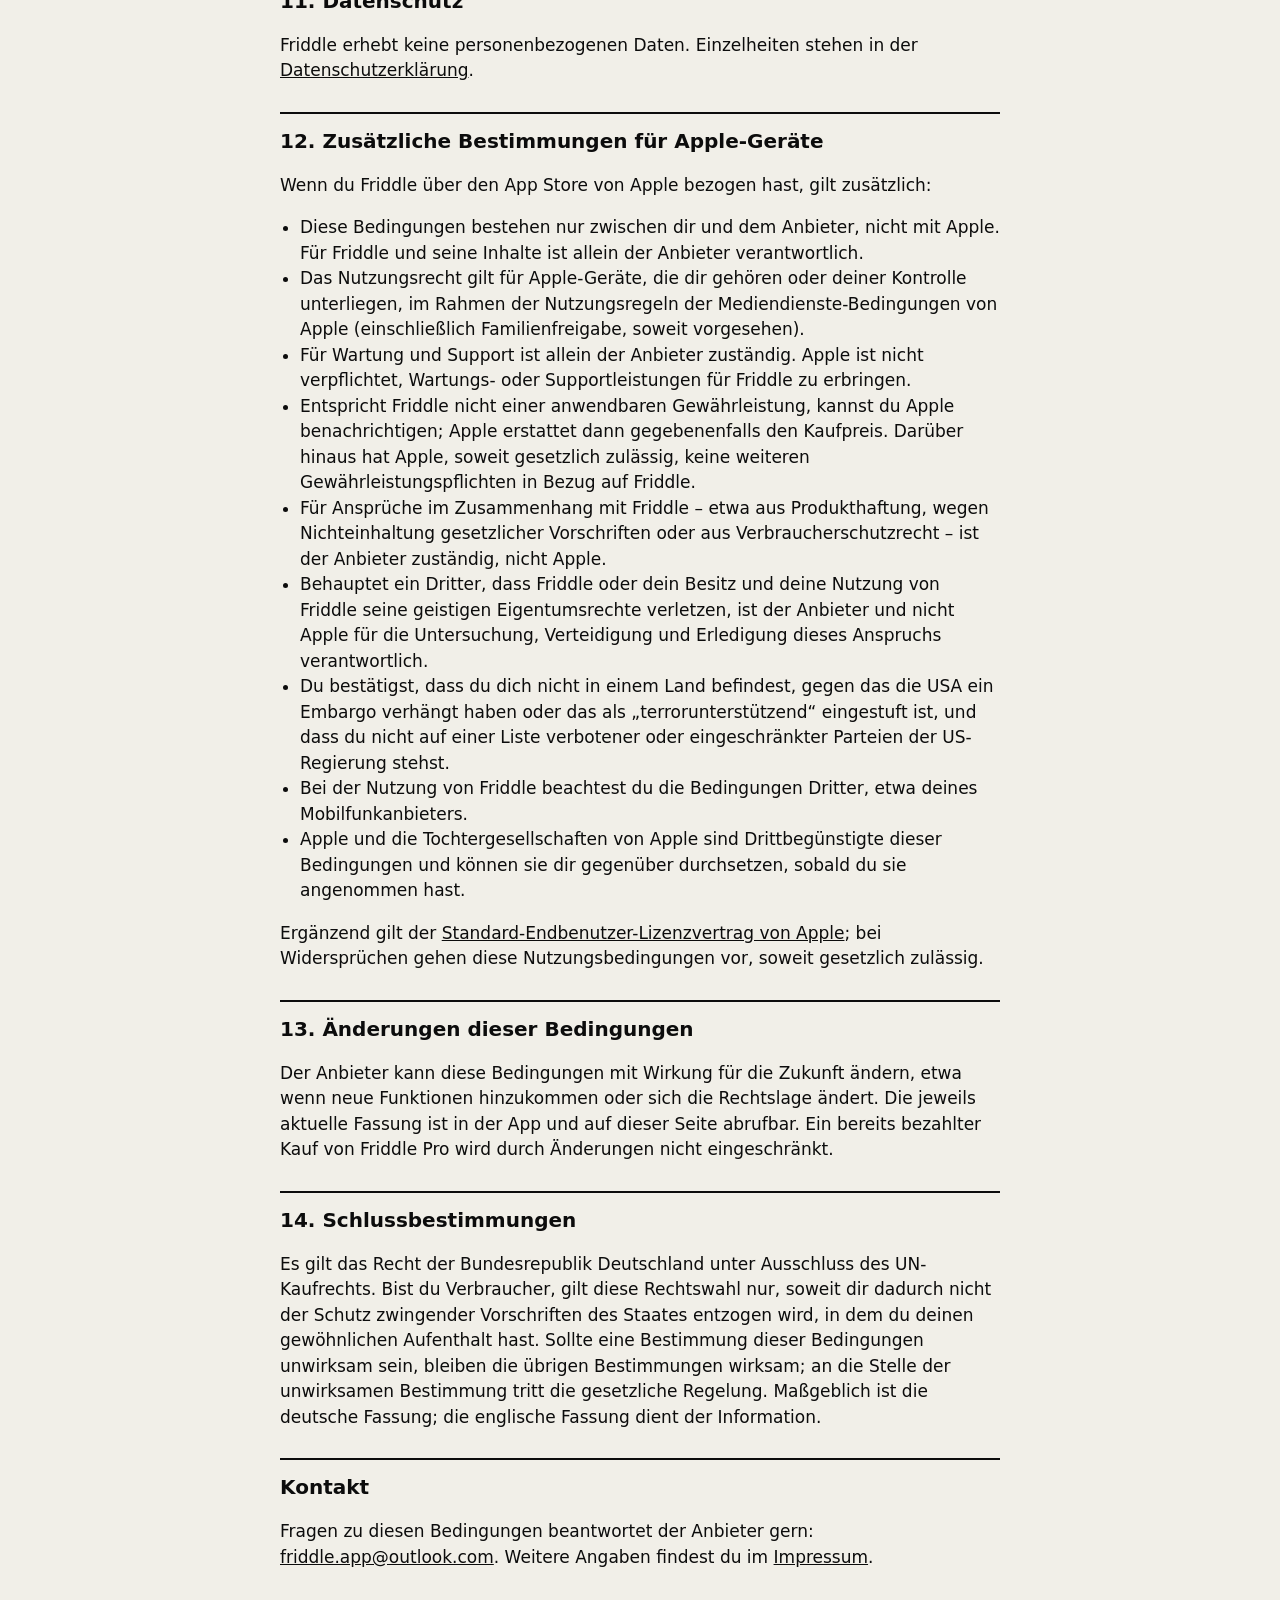
<file: legal/terms-de.html>
<!doctype html>
<html lang="de">
<head>
<meta charset="utf-8">
<meta name="viewport" content="width=device-width, initial-scale=1">
<title>Friddle – Nutzungsbedingungen</title>
<link rel="stylesheet" href="legal.css">
</head>
<body>
<header><strong>FRIDDLE</strong></header>
<main>
<h1>Nutzungsbedingungen</h1>
<p class="meta">Stand: 11. Oktober 2026 · <a href="terms-en.html">English</a></p>

<h2>1. Geltungsbereich und Anbieter</h2>
<p>Diese Nutzungsbedingungen gelten für die App „Friddle“ für iOS, iPadOS und Android sowie für die Web-Fassung (zusammen „Friddle“). Anbieter ist:</p>
<p>Oguzhan Bingül<br>Bahnhofstr. 2<br>86700 Otting, Deutschland<br>E-Mail: <a href="mailto:friddle.app@outlook.com">friddle.app@outlook.com</a><br>Telefon: <a href="tel:+4915203972188">+49 1520 3972188</a></p>
<p>Mit dem Herunterladen oder der Nutzung von Friddle erklärst du dich mit diesen Bedingungen einverstanden. Abweichende Bedingungen gelten nur, wenn der Anbieter ihnen ausdrücklich zustimmt.</p>

<h2>2. Leistungen</h2>
<p>Friddle ist ein Übungs- und Lernwerkzeug für Streichinstrumente. Es bietet insbesondere:</p>
<ul>
<li><strong>Griffbilder</strong> für Geige, Bratsche und Cello in allen Dur- und Molltonarten und mehreren Lagen;</li>
<li><strong>Noten beschriften:</strong> Friddle liest Notenblätter (PDF, Scan oder Foto) und trägt Fingersätze ein – in der 1. Lage, auf Wunsch mit Vorschlägen für höhere Lagen;</li>
<li>Korrigieren, Speichern in der Notenmappe und Teilen der beschrifteten Notenblätter als PDF.</li>
</ul>
<p>Friddle funktioniert ohne Benutzerkonto. Notenblätter werden ausschließlich auf deinem Gerät verarbeitet. Der genaue Funktionsumfang ergibt sich aus der jeweils aktuellen Version und der Beschreibung im App Store bzw. bei Google Play.</p>

<h2>3. Kostenlose Nutzung und Friddle Pro</h2>
<p>Die Griffbilder sind kostenlos. Eine begrenzte Zahl von Notenblättern lässt sich kostenlos beschriften; die aktuelle Zahl wird in der App angezeigt. Mit dem In-App-Kauf <strong>„Friddle Pro“</strong> lassen sich Notenblätter ohne diese Begrenzung beschriften und in der Notenmappe behalten.</p>
<p>Friddle Pro ist ein <strong>einmaliger Kauf, kein Abonnement</strong>. Es entstehen keine wiederkehrenden Kosten. Der Kauf gilt für das Apple- bzw. Google-Konto, mit dem er getätigt wurde, und lässt sich über „Käufe wiederherstellen“ auf weiteren eigenen Geräten mit demselben Konto nutzen.</p>

<h2>4. Kauf, Zahlung und Erstattung</h2>
<p>Der Kauf von Friddle Pro wird über den App Store von Apple bzw. über Google Play abgewickelt. Es gelten der dort angezeigte Preis (einschließlich gesetzlicher Umsatzsteuer) und die Bedingungen des jeweiligen Stores. Zahlung, Rechnungsstellung und Erstattungen übernehmen Apple bzw. Google; der Anbieter erhält keine Zahlungsdaten.</p>
<p>Ein gesetzliches Widerrufsrecht für digitale Inhalte richtet sich nach den Bedingungen und Verfahren des jeweiligen Stores. Erstattungen beantragst du direkt bei Apple (<a href="https://reportaproblem.apple.com">reportaproblem.apple.com</a>) bzw. bei Google Play (Bestellverlauf in deinem Google-Konto). Bei Fragen zu einem Kauf hilft dir der Anbieter gern weiter.</p>

<h2>5. Nutzungsrecht</h2>
<p>Der Anbieter räumt dir ein einfaches, nicht übertragbares und nicht unterlizenzierbares Recht ein, Friddle auf Geräten zu nutzen, die dir gehören oder deiner Kontrolle unterliegen, im Rahmen der Nutzungsregeln des jeweiligen Stores. Friddle einschließlich Programmcode, Gestaltung, Texten und Grafiken ist urheberrechtlich geschützt.</p>
<p>Nicht erlaubt ist es, Friddle oder Teile davon zu verkaufen, zu vermieten, weiterzugeben oder zu verändern sowie den Programmcode zu dekompilieren oder zurückzuentwickeln, soweit dies nicht gesetzlich ausdrücklich erlaubt ist (§§ 69d, 69e UrhG). Mit Friddle beschriftete Notenblätter darfst du für eigene Zwecke verwenden, zum Beispiel zum Üben, im Unterricht oder im Orchester.</p>

<h2>6. Deine Inhalte und Urheberrecht an Noten</h2>
<p>Du bist dafür verantwortlich, dass du die Notenblätter, die du in Friddle öffnest, fotografierst oder teilst, nutzen darfst. Viele Noten sind urheberrechtlich geschützt; das Vervielfältigen und Weitergeben kann dann nur mit Erlaubnis des Rechteinhabers zulässig sein. Deine Notenblätter bleiben auf deinem Gerät. Der Anbieter erhält an deinen Inhalten keine Rechte und hat keinen Zugriff darauf.</p>

<h2>7. Hinweis zur automatischen Erkennung</h2>
<p>Fingersätze und Lagenvorschläge ermittelt Friddle automatisch nach festen Regeln; bei Scans und Fotos kommt eine Bilderkennung hinzu. Dabei können einzelne Noten fehlen, zu viel oder falsch erkannt werden, und ein vorgeschlagener Fingersatz ist nicht immer der für dich passende. Bitte prüfe die Ergebnisse vor dem Spielen. Friddle ist ein Hilfsmittel und ersetzt keinen Instrumentalunterricht.</p>

<h2>8. Verfügbarkeit und Updates</h2>
<p>Der Anbieter entwickelt Friddle weiter und stellt Updates über die Stores bereit, insbesondere um Fehler zu beheben und die Sicherheit zu erhalten. Für die Nutzung kann eine aktuelle Version der App und des Betriebssystems erforderlich sein. Einen Anspruch auf bestimmte künftige Funktionen gibt es nicht. Deine gesetzlichen Rechte auf Aktualisierungen für digitale Produkte (§ 327f BGB) bleiben unberührt.</p>

<h2>9. Gewährleistung</h2>
<p>Für Friddle Pro gelten die gesetzlichen Gewährleistungsrechte für digitale Produkte (§§ 327 ff. BGB). Wenn etwas nicht wie beschrieben funktioniert, melde dich bitte – am einfachsten über „Feedback senden“ in der App oder per E-Mail.</p>

<h2>10. Haftung</h2>
<p>Der Anbieter haftet unbeschränkt bei Vorsatz und grober Fahrlässigkeit, bei der Verletzung von Leben, Körper oder Gesundheit, im Rahmen einer übernommenen Garantie sowie nach dem Produkthaftungsgesetz. Bei leichter Fahrlässigkeit haftet der Anbieter nur bei Verletzung einer wesentlichen Vertragspflicht, also einer Pflicht, deren Erfüllung die ordnungsgemäße Durchführung des Vertrags erst ermöglicht und auf deren Einhaltung du regelmäßig vertrauen darfst; die Haftung ist dann auf den vorhersehbaren, vertragstypischen Schaden begrenzt. Im Übrigen ist die Haftung bei leichter Fahrlässigkeit ausgeschlossen. Für die kostenlosen Funktionen haftet der Anbieter nur bei Vorsatz und grober Fahrlässigkeit sowie in den gesetzlich zwingenden Fällen. Bitte sichere wichtige Notenblätter zusätzlich außerhalb der App.</p>

<h2>11. Datenschutz</h2>
<p>Friddle erhebt keine personenbezogenen Daten. Einzelheiten stehen in der <a href="privacy-de.html">Datenschutzerklärung</a>.</p>

<h2>12. Zusätzliche Bestimmungen für Apple-Geräte</h2>
<p>Wenn du Friddle über den App Store von Apple bezogen hast, gilt zusätzlich:</p>
<ul>
<li>Diese Bedingungen bestehen nur zwischen dir und dem Anbieter, nicht mit Apple. Für Friddle und seine Inhalte ist allein der Anbieter verantwortlich.</li>
<li>Das Nutzungsrecht gilt für Apple-Geräte, die dir gehören oder deiner Kontrolle unterliegen, im Rahmen der Nutzungsregeln der Mediendienste-Bedingungen von Apple (einschließlich Familienfreigabe, soweit vorgesehen).</li>
<li>Für Wartung und Support ist allein der Anbieter zuständig. Apple ist nicht verpflichtet, Wartungs- oder Supportleistungen für Friddle zu erbringen.</li>
<li>Entspricht Friddle nicht einer anwendbaren Gewährleistung, kannst du Apple benachrichtigen; Apple erstattet dann gegebenenfalls den Kaufpreis. Darüber hinaus hat Apple, soweit gesetzlich zulässig, keine weiteren Gewährleistungspflichten in Bezug auf Friddle.</li>
<li>Für Ansprüche im Zusammenhang mit Friddle – etwa aus Produkthaftung, wegen Nichteinhaltung gesetzlicher Vorschriften oder aus Verbraucherschutzrecht – ist der Anbieter zuständig, nicht Apple.</li>
<li>Behauptet ein Dritter, dass Friddle oder dein Besitz und deine Nutzung von Friddle seine geistigen Eigentumsrechte verletzen, ist der Anbieter und nicht Apple für die Untersuchung, Verteidigung und Erledigung dieses Anspruchs verantwortlich.</li>
<li>Du bestätigst, dass du dich nicht in einem Land befindest, gegen das die USA ein Embargo verhängt haben oder das als „terrorunterstützend“ eingestuft ist, und dass du nicht auf einer Liste verbotener oder eingeschränkter Parteien der US-Regierung stehst.</li>
<li>Bei der Nutzung von Friddle beachtest du die Bedingungen Dritter, etwa deines Mobilfunkanbieters.</li>
<li>Apple und die Tochtergesellschaften von Apple sind Drittbegünstigte dieser Bedingungen und können sie dir gegenüber durchsetzen, sobald du sie angenommen hast.</li>
</ul>
<p>Ergänzend gilt der <a href="https://www.apple.com/legal/internet-services/itunes/dev/stdeula/">Standard-Endbenutzer-Lizenzvertrag von Apple</a>; bei Widersprüchen gehen diese Nutzungsbedingungen vor, soweit gesetzlich zulässig.</p>

<h2>13. Änderungen dieser Bedingungen</h2>
<p>Der Anbieter kann diese Bedingungen mit Wirkung für die Zukunft ändern, etwa wenn neue Funktionen hinzukommen oder sich die Rechtslage ändert. Die jeweils aktuelle Fassung ist in der App und auf dieser Seite abrufbar. Ein bereits bezahlter Kauf von Friddle Pro wird durch Änderungen nicht eingeschränkt.</p>

<h2>14. Schlussbestimmungen</h2>
<p>Es gilt das Recht der Bundesrepublik Deutschland unter Ausschluss des UN-Kaufrechts. Bist du Verbraucher, gilt diese Rechtswahl nur, soweit dir dadurch nicht der Schutz zwingender Vorschriften des Staates entzogen wird, in dem du deinen gewöhnlichen Aufenthalt hast. Sollte eine Bestimmung dieser Bedingungen unwirksam sein, bleiben die übrigen Bestimmungen wirksam; an die Stelle der unwirksamen Bestimmung tritt die gesetzliche Regelung. Maßgeblich ist die deutsche Fassung; die englische Fassung dient der Information.</p>

<h2>Kontakt</h2>
<p>Fragen zu diesen Bedingungen beantwortet der Anbieter gern: <a href="mailto:friddle.app@outlook.com">friddle.app@outlook.com</a>. Weitere Angaben findest du im <a href="imprint-de.html">Impressum</a>.</p>
</main>
</body>
</html>
</file>
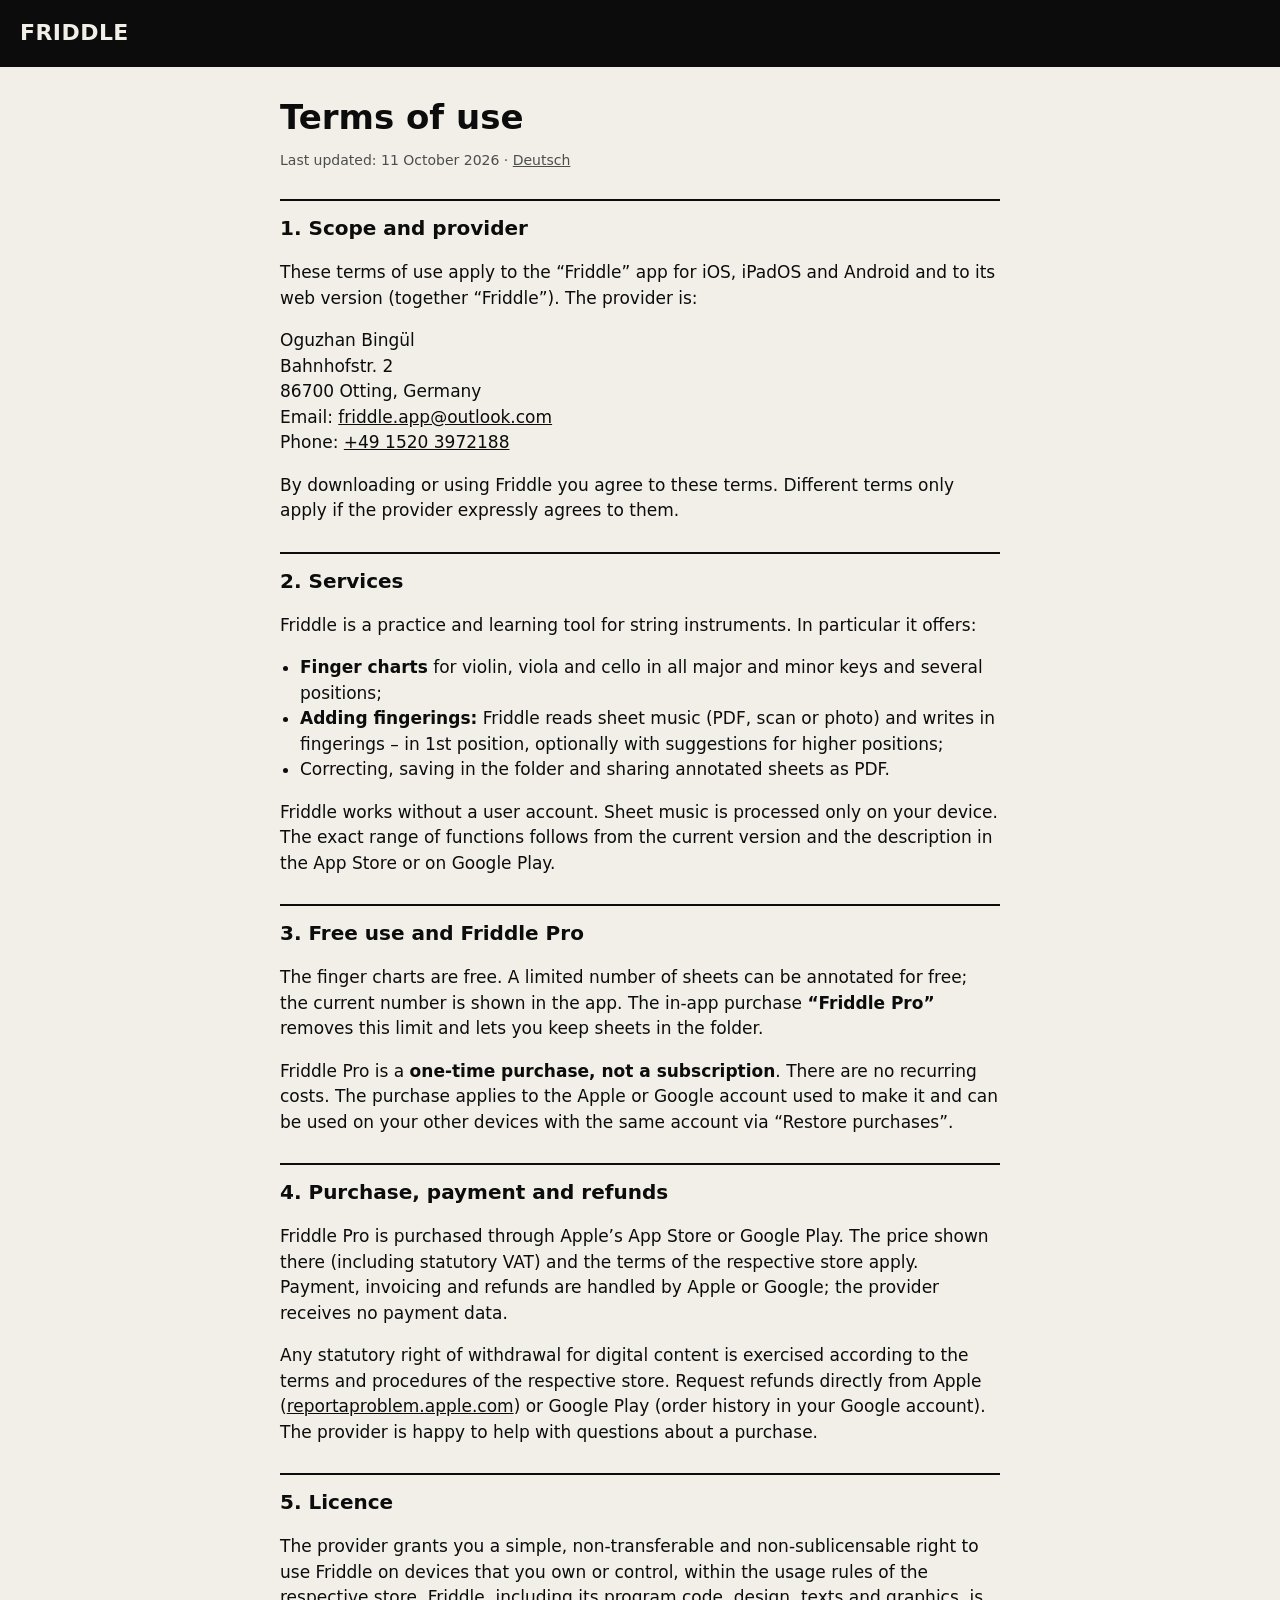
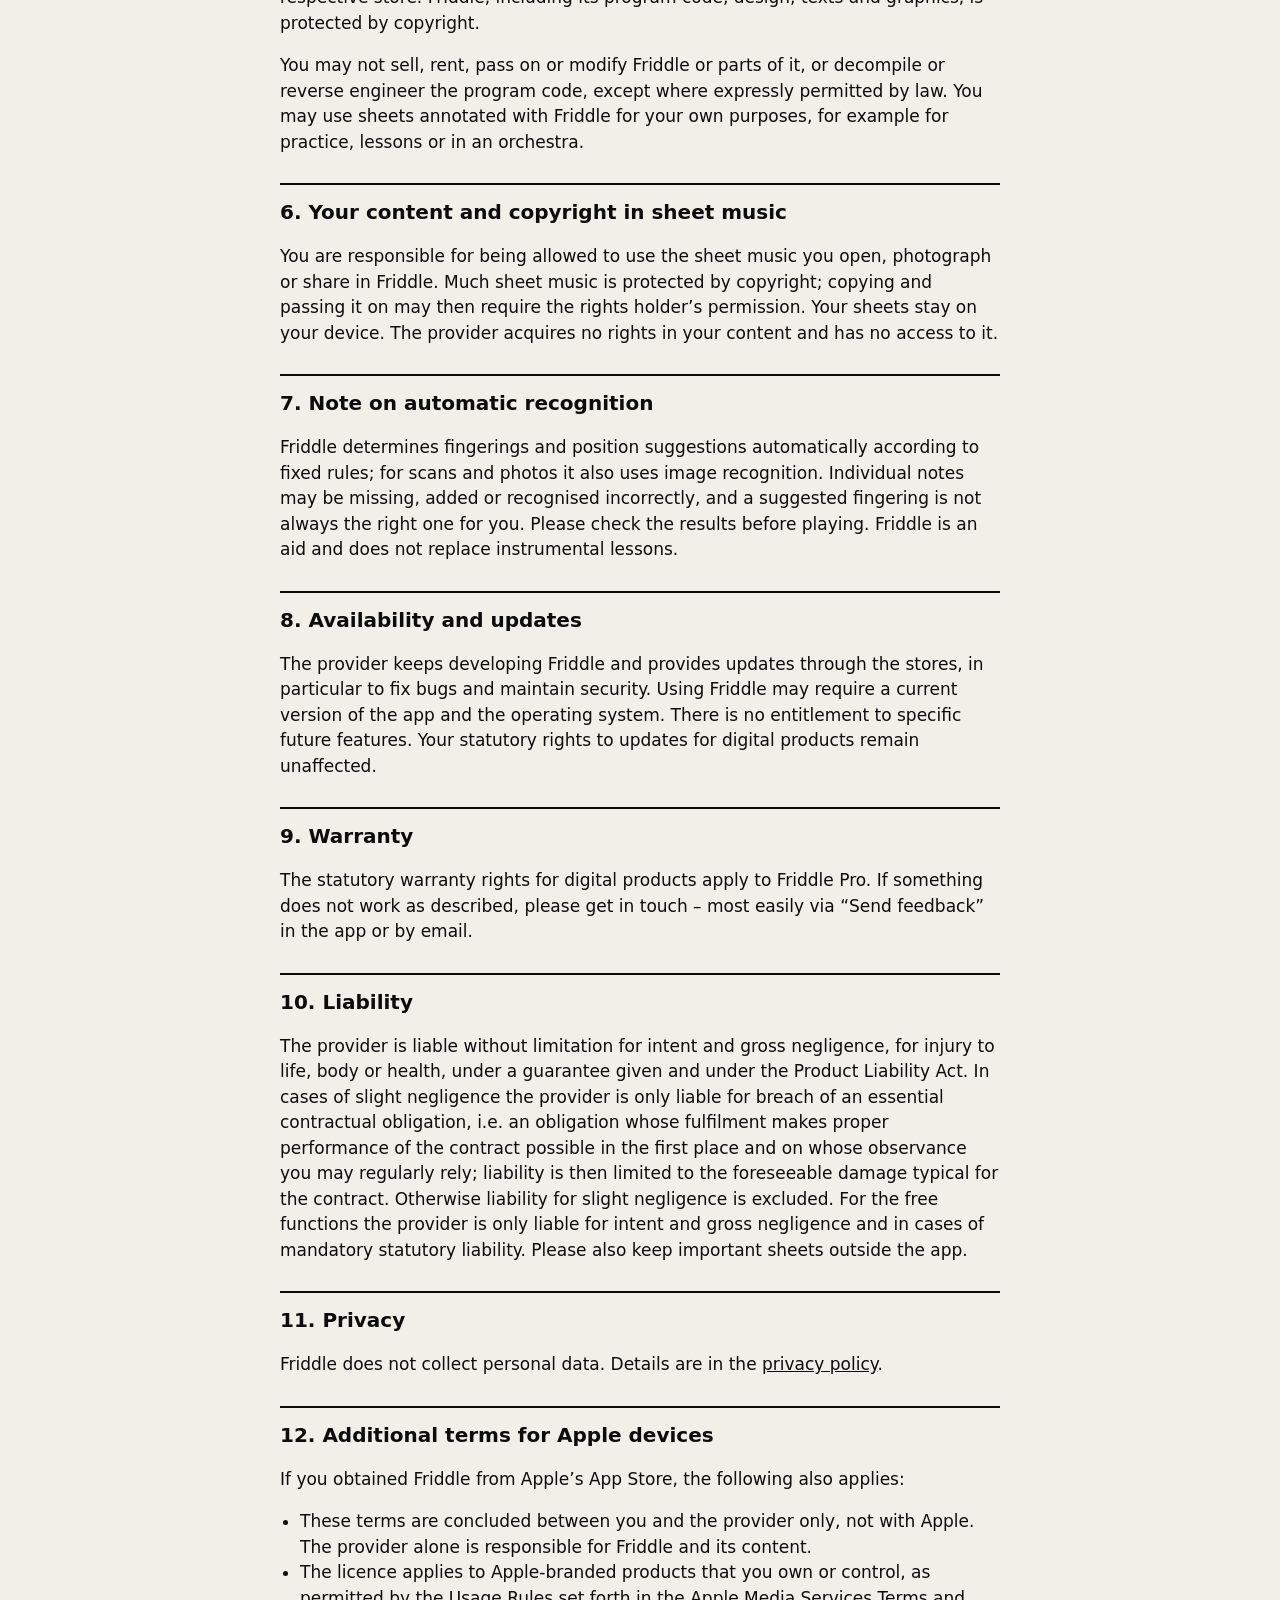
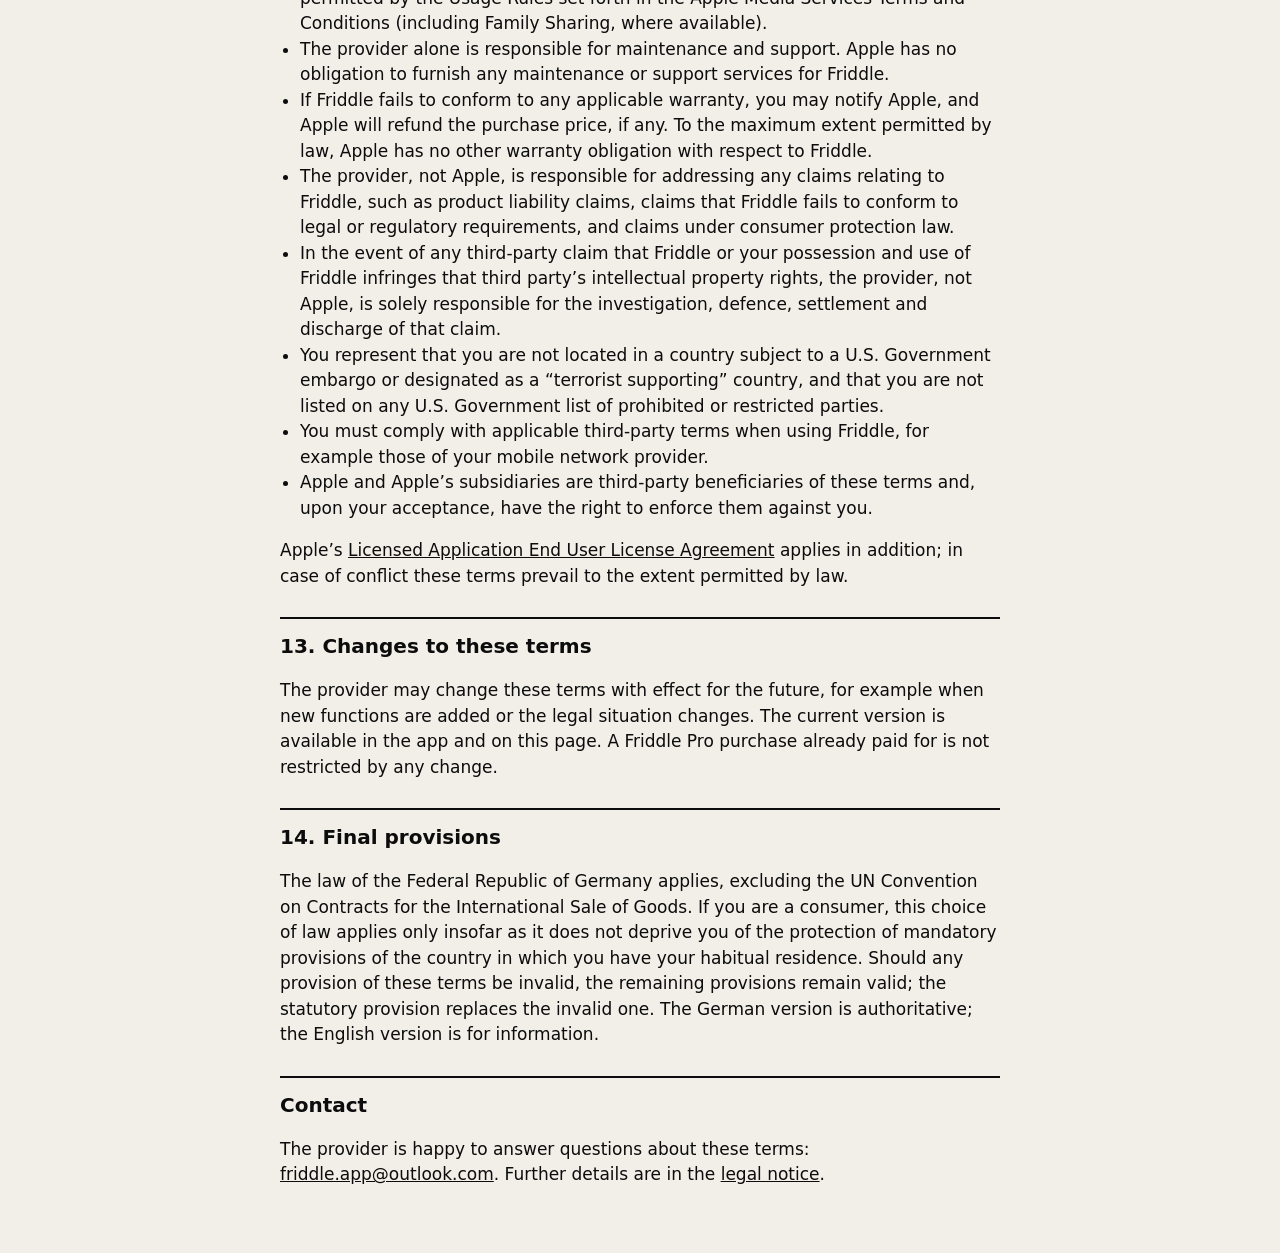
<file: legal/terms-en.html>
<!doctype html>
<html lang="en">
<head>
<meta charset="utf-8">
<meta name="viewport" content="width=device-width, initial-scale=1">
<title>Friddle – Terms of use</title>
<link rel="stylesheet" href="legal.css">
</head>
<body>
<header><strong>FRIDDLE</strong></header>
<main>
<h1>Terms of use</h1>
<p class="meta">Last updated: 11 October 2026 · <a href="terms-de.html">Deutsch</a></p>

<h2>1. Scope and provider</h2>
<p>These terms of use apply to the “Friddle” app for iOS, iPadOS and Android and to its web version (together “Friddle”). The provider is:</p>
<p>Oguzhan Bingül<br>Bahnhofstr. 2<br>86700 Otting, Germany<br>Email: <a href="mailto:friddle.app@outlook.com">friddle.app@outlook.com</a><br>Phone: <a href="tel:+4915203972188">+49 1520 3972188</a></p>
<p>By downloading or using Friddle you agree to these terms. Different terms only apply if the provider expressly agrees to them.</p>

<h2>2. Services</h2>
<p>Friddle is a practice and learning tool for string instruments. In particular it offers:</p>
<ul>
<li><strong>Finger charts</strong> for violin, viola and cello in all major and minor keys and several positions;</li>
<li><strong>Adding fingerings:</strong> Friddle reads sheet music (PDF, scan or photo) and writes in fingerings – in 1st position, optionally with suggestions for higher positions;</li>
<li>Correcting, saving in the folder and sharing annotated sheets as PDF.</li>
</ul>
<p>Friddle works without a user account. Sheet music is processed only on your device. The exact range of functions follows from the current version and the description in the App Store or on Google Play.</p>

<h2>3. Free use and Friddle Pro</h2>
<p>The finger charts are free. A limited number of sheets can be annotated for free; the current number is shown in the app. The in-app purchase <strong>“Friddle Pro”</strong> removes this limit and lets you keep sheets in the folder.</p>
<p>Friddle Pro is a <strong>one-time purchase, not a subscription</strong>. There are no recurring costs. The purchase applies to the Apple or Google account used to make it and can be used on your other devices with the same account via “Restore purchases”.</p>

<h2>4. Purchase, payment and refunds</h2>
<p>Friddle Pro is purchased through Apple’s App Store or Google Play. The price shown there (including statutory VAT) and the terms of the respective store apply. Payment, invoicing and refunds are handled by Apple or Google; the provider receives no payment data.</p>
<p>Any statutory right of withdrawal for digital content is exercised according to the terms and procedures of the respective store. Request refunds directly from Apple (<a href="https://reportaproblem.apple.com">reportaproblem.apple.com</a>) or Google Play (order history in your Google account). The provider is happy to help with questions about a purchase.</p>

<h2>5. Licence</h2>
<p>The provider grants you a simple, non-transferable and non-sublicensable right to use Friddle on devices that you own or control, within the usage rules of the respective store. Friddle, including its program code, design, texts and graphics, is protected by copyright.</p>
<p>You may not sell, rent, pass on or modify Friddle or parts of it, or decompile or reverse engineer the program code, except where expressly permitted by law. You may use sheets annotated with Friddle for your own purposes, for example for practice, lessons or in an orchestra.</p>

<h2>6. Your content and copyright in sheet music</h2>
<p>You are responsible for being allowed to use the sheet music you open, photograph or share in Friddle. Much sheet music is protected by copyright; copying and passing it on may then require the rights holder’s permission. Your sheets stay on your device. The provider acquires no rights in your content and has no access to it.</p>

<h2>7. Note on automatic recognition</h2>
<p>Friddle determines fingerings and position suggestions automatically according to fixed rules; for scans and photos it also uses image recognition. Individual notes may be missing, added or recognised incorrectly, and a suggested fingering is not always the right one for you. Please check the results before playing. Friddle is an aid and does not replace instrumental lessons.</p>

<h2>8. Availability and updates</h2>
<p>The provider keeps developing Friddle and provides updates through the stores, in particular to fix bugs and maintain security. Using Friddle may require a current version of the app and the operating system. There is no entitlement to specific future features. Your statutory rights to updates for digital products remain unaffected.</p>

<h2>9. Warranty</h2>
<p>The statutory warranty rights for digital products apply to Friddle Pro. If something does not work as described, please get in touch – most easily via “Send feedback” in the app or by email.</p>

<h2>10. Liability</h2>
<p>The provider is liable without limitation for intent and gross negligence, for injury to life, body or health, under a guarantee given and under the Product Liability Act. In cases of slight negligence the provider is only liable for breach of an essential contractual obligation, i.e. an obligation whose fulfilment makes proper performance of the contract possible in the first place and on whose observance you may regularly rely; liability is then limited to the foreseeable damage typical for the contract. Otherwise liability for slight negligence is excluded. For the free functions the provider is only liable for intent and gross negligence and in cases of mandatory statutory liability. Please also keep important sheets outside the app.</p>

<h2>11. Privacy</h2>
<p>Friddle does not collect personal data. Details are in the <a href="privacy-en.html">privacy policy</a>.</p>

<h2>12. Additional terms for Apple devices</h2>
<p>If you obtained Friddle from Apple’s App Store, the following also applies:</p>
<ul>
<li>These terms are concluded between you and the provider only, not with Apple. The provider alone is responsible for Friddle and its content.</li>
<li>The licence applies to Apple-branded products that you own or control, as permitted by the Usage Rules set forth in the Apple Media Services Terms and Conditions (including Family Sharing, where available).</li>
<li>The provider alone is responsible for maintenance and support. Apple has no obligation to furnish any maintenance or support services for Friddle.</li>
<li>If Friddle fails to conform to any applicable warranty, you may notify Apple, and Apple will refund the purchase price, if any. To the maximum extent permitted by law, Apple has no other warranty obligation with respect to Friddle.</li>
<li>The provider, not Apple, is responsible for addressing any claims relating to Friddle, such as product liability claims, claims that Friddle fails to conform to legal or regulatory requirements, and claims under consumer protection law.</li>
<li>In the event of any third-party claim that Friddle or your possession and use of Friddle infringes that third party’s intellectual property rights, the provider, not Apple, is solely responsible for the investigation, defence, settlement and discharge of that claim.</li>
<li>You represent that you are not located in a country subject to a U.S. Government embargo or designated as a “terrorist supporting” country, and that you are not listed on any U.S. Government list of prohibited or restricted parties.</li>
<li>You must comply with applicable third-party terms when using Friddle, for example those of your mobile network provider.</li>
<li>Apple and Apple’s subsidiaries are third-party beneficiaries of these terms and, upon your acceptance, have the right to enforce them against you.</li>
</ul>
<p>Apple’s <a href="https://www.apple.com/legal/internet-services/itunes/dev/stdeula/">Licensed Application End User License Agreement</a> applies in addition; in case of conflict these terms prevail to the extent permitted by law.</p>

<h2>13. Changes to these terms</h2>
<p>The provider may change these terms with effect for the future, for example when new functions are added or the legal situation changes. The current version is available in the app and on this page. A Friddle Pro purchase already paid for is not restricted by any change.</p>

<h2>14. Final provisions</h2>
<p>The law of the Federal Republic of Germany applies, excluding the UN Convention on Contracts for the International Sale of Goods. If you are a consumer, this choice of law applies only insofar as it does not deprive you of the protection of mandatory provisions of the country in which you have your habitual residence. Should any provision of these terms be invalid, the remaining provisions remain valid; the statutory provision replaces the invalid one. The German version is authoritative; the English version is for information.</p>

<h2>Contact</h2>
<p>The provider is happy to answer questions about these terms: <a href="mailto:friddle.app@outlook.com">friddle.app@outlook.com</a>. Further details are in the <a href="imprint-en.html">legal notice</a>.</p>
</main>
</body>
</html>
</file>
<file: legal/legal.css>
:root { --bg: #F1EFE8; --ink: #0C0C0C; --muted: #4D4D4D; color-scheme: light dark; }
@media (prefers-color-scheme: dark) { :root { --bg: #0C0C0C; --ink: #F1EFE8; --muted: #B9B6AE; } }
body { margin: 0; background: var(--bg); color: var(--ink); font: 17px/1.5 system-ui, -apple-system, 'Segoe UI', Roboto, sans-serif; }
header { background: #0C0C0C; color: #F1EFE8; padding: 16px 20px; font-size: 22px; letter-spacing: .02em; border-bottom: 2px solid var(--ink); }
main { max-width: 720px; margin: 0 auto; padding: 8px 20px 48px; }
h1 { font-size: 34px; line-height: 1.1; margin: 24px 0 8px; }
h2 { font-size: 20px; margin: 28px 0 6px; padding-top: 12px; border-top: 2px solid var(--ink); }
.meta { color: var(--muted); font-size: 14px; }
a { color: inherit; }
ul { padding-left: 20px; }
</file>
